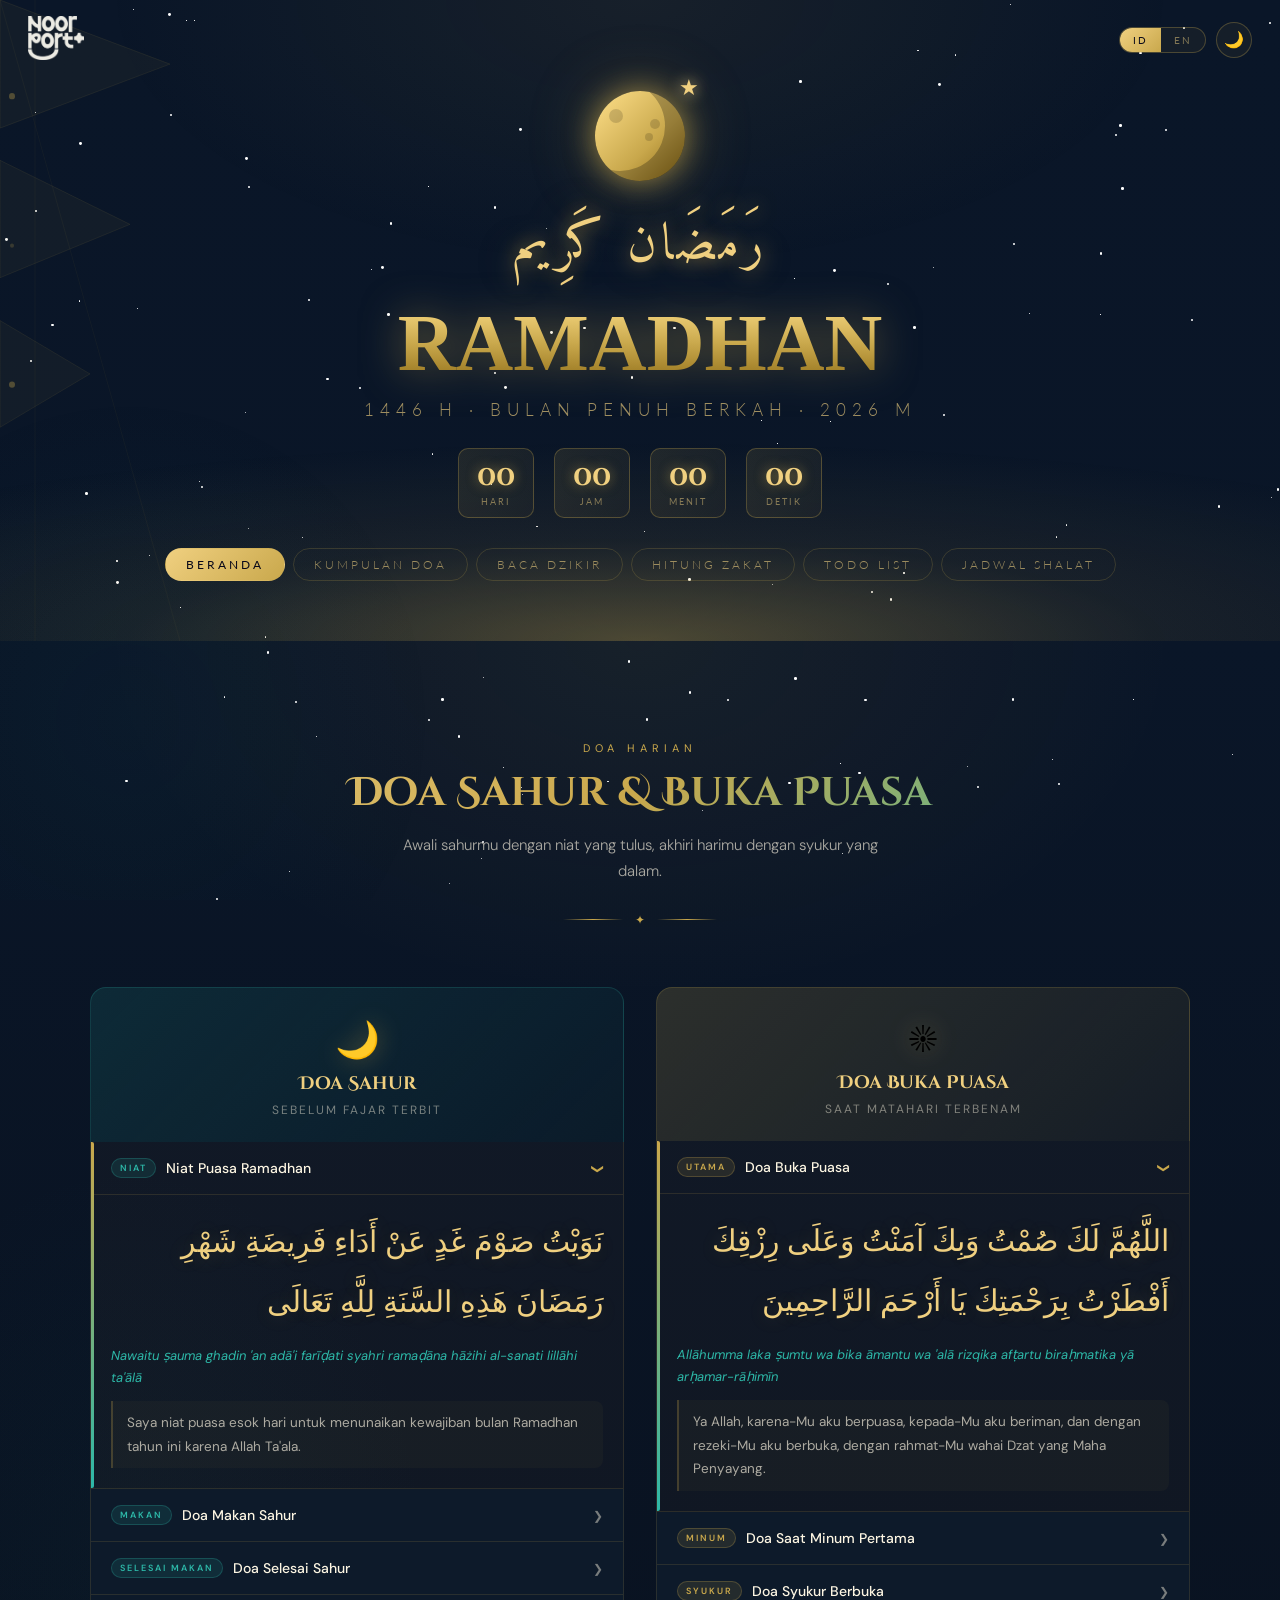
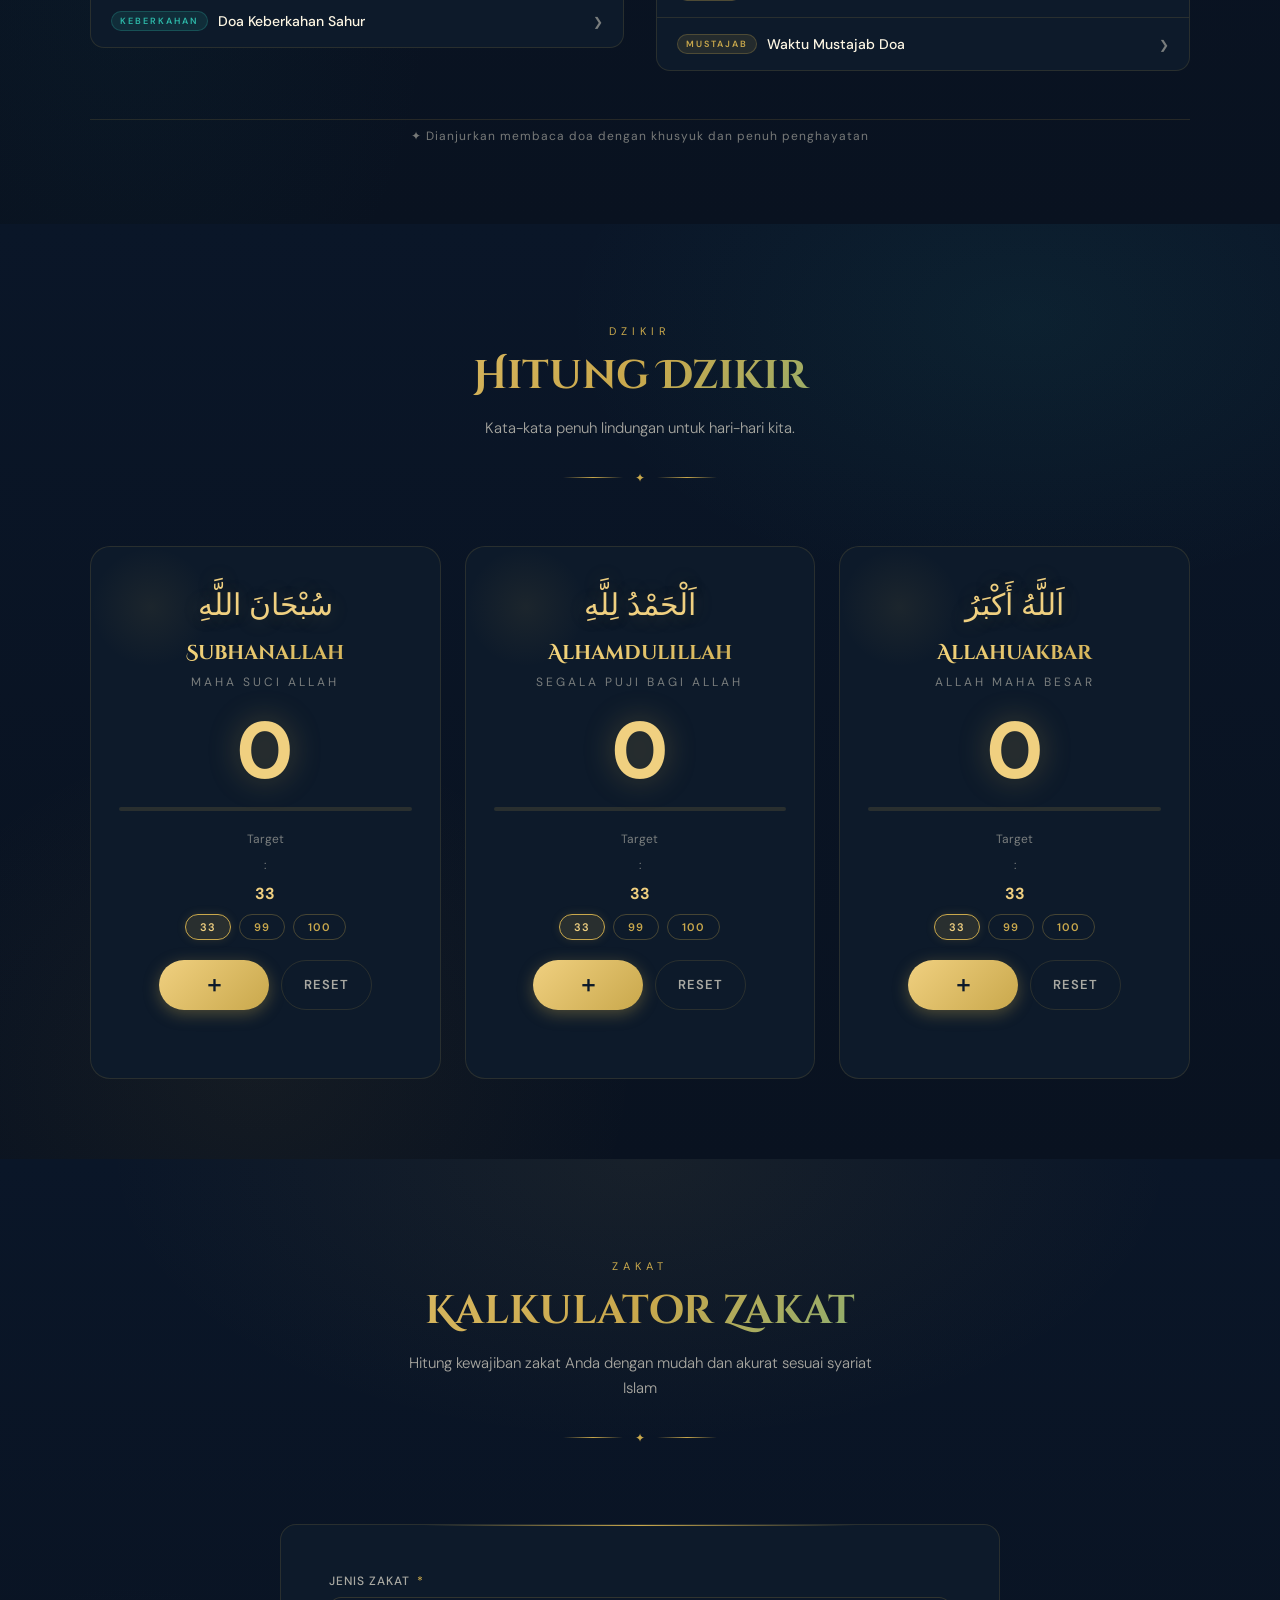
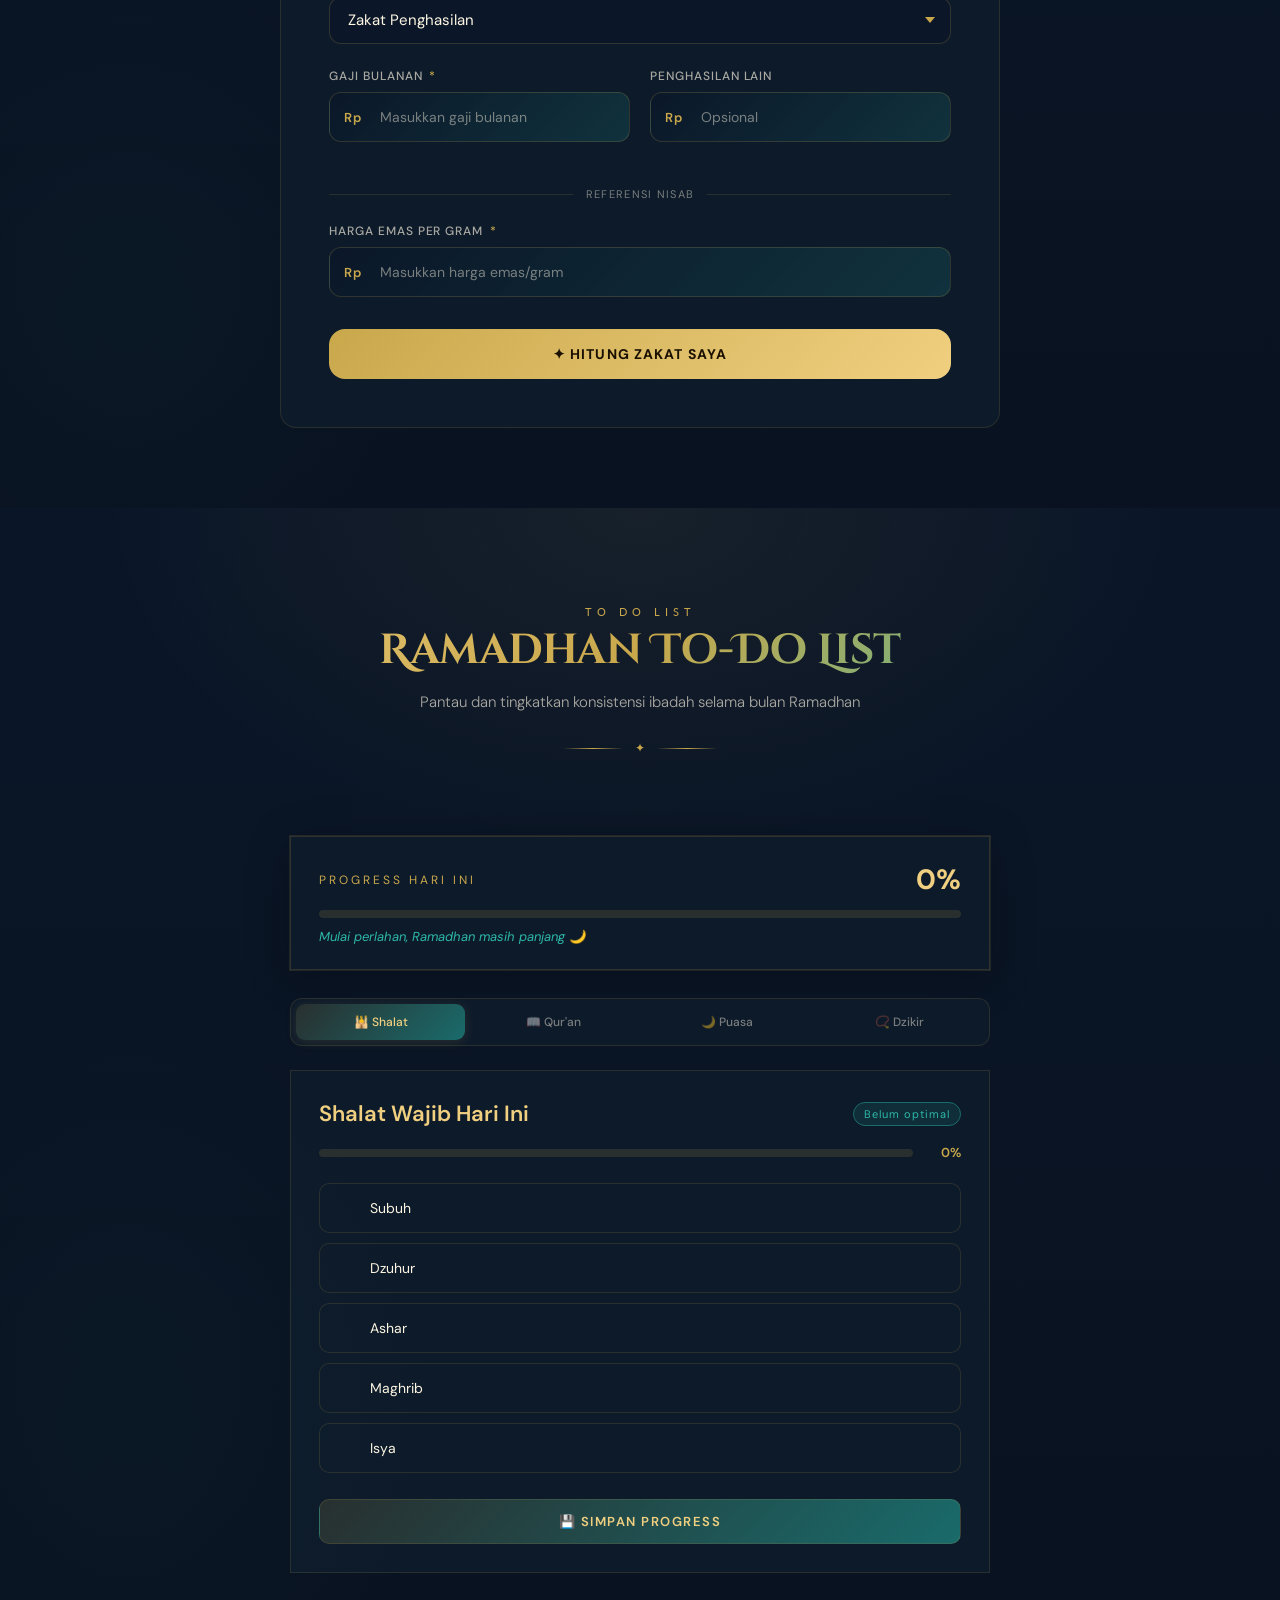
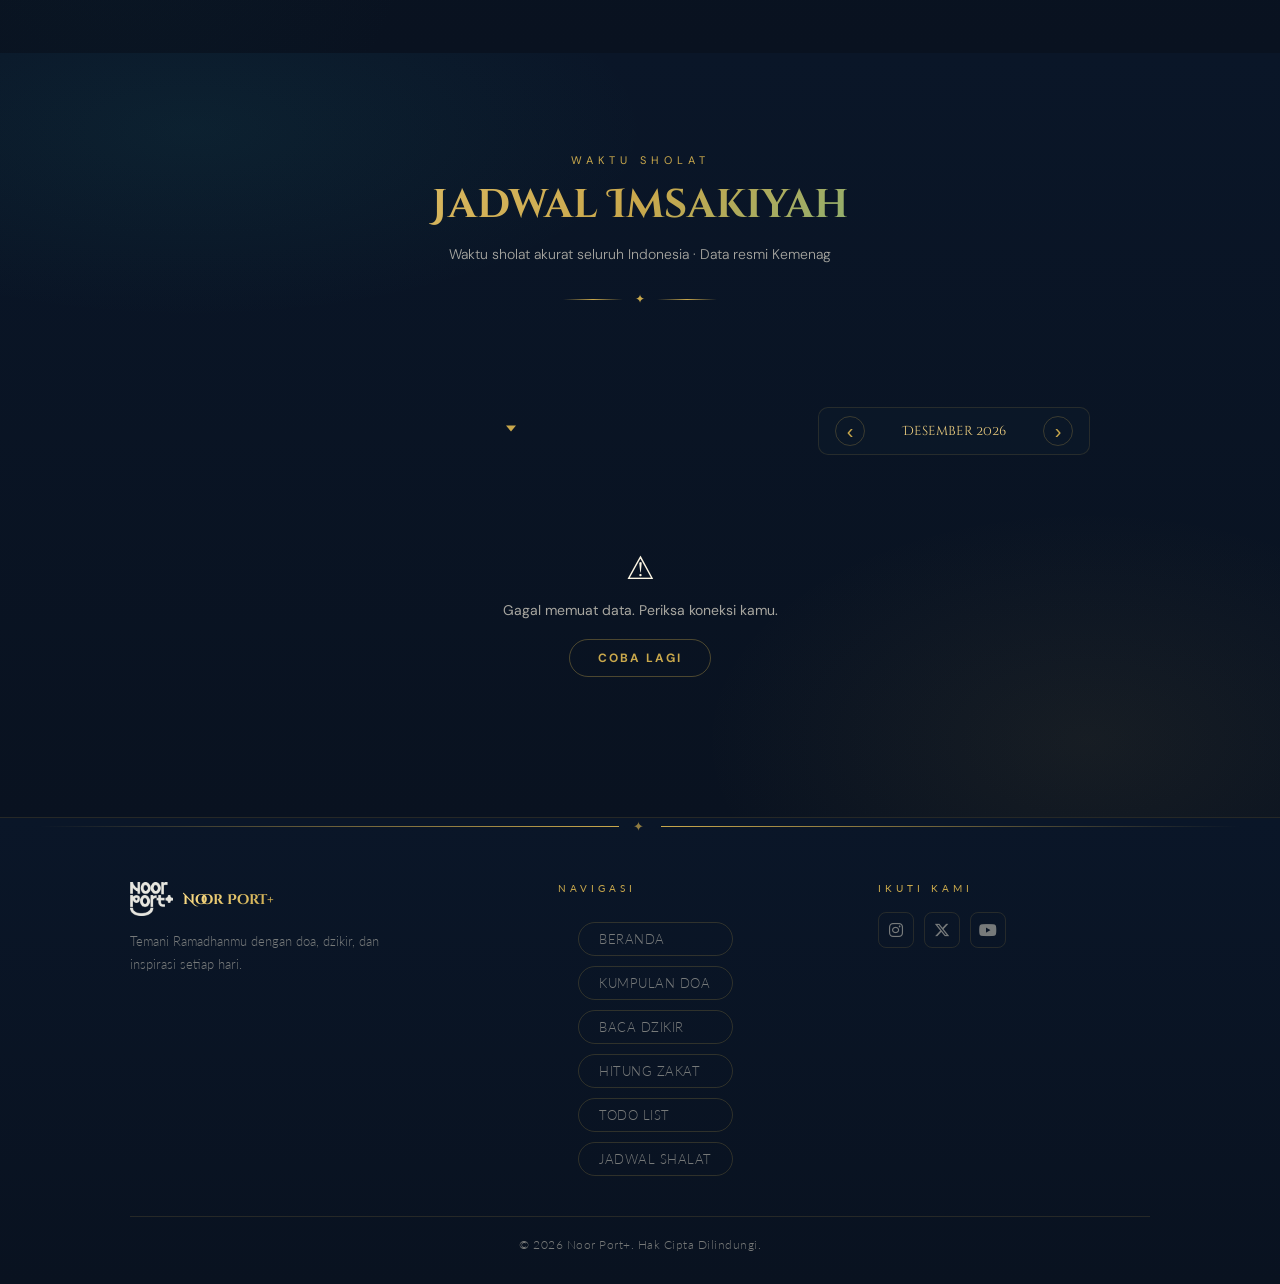
<file: index.html>
<!DOCTYPE html>
<html lang="id" data-theme="dark" data-lang="id">
<head>
    <meta charset="UTF-8">
    <meta name="viewport" content="width=device-width, initial-scale=1.0">
    <title>Noor Port+ | Your Portal Ramadhan</title>

    <!-- Favicon -->
    <link rel="shortcut icon" href="/assets/noor_port_logo_green.png">

    <!-- Google Fonts -->
    <link
        href="https://fonts.googleapis.com/css2?family=Amiri:ital,wght@0,400;0,700;1,400&family=Cinzel+Decorative:wght@700&family=Lato:wght@300;400&display=swap"
        rel="stylesheet">
    <link rel="preconnect" href="https://fonts.googleapis.com">
    <link rel="preconnect" href="https://fonts.gstatic.com" crossorigin>
    <link
        href="https://fonts.googleapis.com/css2?family=DM+Sans:ital,opsz,wght@0,9..40,100..1000;1,9..40,100..1000&display=swap"
        rel="stylesheet">

    <!-- Font Awesome -->
    <link rel="stylesheet" href="https://cdnjs.cloudflare.com/ajax/libs/font-awesome/6.5.1/css/all.min.css"
        crossorigin="anonymous" referrerpolicy="no-referrer" />

    <!-- Global CSS -->
    <!-- <link rel="stylesheet" href="/main/style.css"> -->
    <link rel="stylesheet" href="style.css">
    <link rel="stylesheet" href="1st_mission/kumpulan_doa.css">
    <link rel="stylesheet" href="2nd_mission/hitung_dzikir.css">
    <link rel="stylesheet" href="3rd_mission/kalkulator_zakat.css">
    <link rel="stylesheet" href="4rd_mission/todo-list.css">
    <link rel="stylesheet" href="5th_mission/jadwal_imsakiyah.css">
</head>

<body>
    <div class="stars-layer" id="starsLayer"></div>
    <header>
        <div id="particles"></div>
        <div class="horizon"></div>

        <!-- Top Bar -->
        <div class="top-bar">
            <div class="logo-wrap">
                <img id="logoImg" src="assets/noor_port_logo.png" alt="Noor Port+">
            </div>

            <div class="controls">
                <div class="lang-toggle">
                    <button class="lang-btn active" data-lang="id" onclick="setLang('id')">ID</button>
                    <button class="lang-btn" data-lang="en" onclick="setLang('en')">EN</button>
                </div>
                <button class="theme-btn" id="themeBtn" onclick="toggleTheme()">🌙</button>
            </div>
        </div>

        <!-- Geometric Ornament -->
        <div class="geo geo-left">
            <svg viewBox="0 0 180 600" preserveAspectRatio="none">
                <path d="M0 0 L170 60 L0 120 Z" />
                <path d="M0 150 L130 210 L0 260 Z" />
                <path d="M0 300 L90 350 L0 400 Z" />
                <line x1="0" y1="0" x2="180" y2="600" />
                <line x1="35" y1="0" x2="35" y2="600" />
                <circle cx="12" cy="90" r="3" />
                <circle cx="12" cy="230" r="2" />
                <circle cx="12" cy="360" r="3" />
            </svg>
        </div>
        <div class="geo geo-right"></div>

        <!-- Title Section -->
        <div class="moon-wrap">
            <div class="moon">
                <div class="moon-outer">
                    <div class="moon-crater c1"></div>
                    <div class="moon-crater c2"></div>
                    <div class="moon-crater c3"></div>
                </div>
                <span class="moon-star">★</span>
            </div>
        </div>

        <div class="arabic-text">رَمَضَان كَرِيم</div>
        <div class="main-title">RAMADHAN</div>
        <div class="subtitle" id="headerSubtitle">
            1446 H · Bulan Penuh Berkah · 2026 M
        </div>

        <!-- Countdown -->
        <!-- Ini countdown menuju lebaran -->
        <div class="countdown">
            <div class="cd-box">
                <div class="cd-num" id="cdDays">00</div>
                <div class="cd-label" id="lblDays">Hari</div>
            </div>
            <div class="cd-box">
                <div class="cd-num" id="cdHours">00</div>
                <div class="cd-label" id="lblHours">Jam</div>
            </div>
            <div class="cd-box">
                <div class="cd-num" id="cdMins">00</div>
                <div class="cd-label" id="lblMins">Menit</div>
            </div>
            <div class="cd-box">
                <div class="cd-num" id="cdSecs">00</div>
                <div class="cd-label" id="lblSecs">Detik</div>
            </div>
        </div>

        <nav id="mainNav">
            <a href="#" class="active" data-id="home">Beranda</a>
            <a href="#doaRamadhan" data-id="prayer">Kumpulan Doa</a>
            <a href="#zikirSection" data-id="dzikr">Baca Dzikir</a>
            <a href="#zakat-calculator" data-id="zakat">Hitung Zakat</a>
            <a href="#ramadhanChecker" data-id="todolist">Todo List</a>
            <a href="#imsakiyahSection" data-id="imsakiyah">Jadwal Shalat</a>
        </nav>
    </header>

    <!-- Components -->
    <main>
        <section id="doa-component"></section>
        <section id="zikir-component"></section>
        <section id="zakat-component"></section>
        <section id="todo-component"></section>
        <section id="imsakiyah-component"></section>
    </main>

    <!-- Footer -->
    <footer class="site-footer">
        <div class="np-ornament">
            <div class="np-line"></div>
            <span class="np-orn-star">✦</span>
            <div class="np-line"></div>
        </div>

        <div class="footer-inner">
            <!-- Brand -->
            <div class="footer-brand">
                <div class="footer-logo-wrap">
                    <img src="assets/noor_port_logo.png" alt="Noor Port+" class="footer-logo">
                    <span class="footer-logo-name">Noor Port+</span>
                </div>
                <p class="footer-tagline" id="footerTagline">
                    Temani Ramadhanmu dengan doa, dzikir, dan inspirasi setiap hari.
                </p>
            </div>

            <!-- Navigation -->
            <div class="footer-nav-col">
                <h4 class="footer-col-title" id="footerNavTitle">Navigasi</h4>
                <nav class="footer-nav">
                    <a href="#" id="fnHome">Beranda</a>
                    <a href="#doaRamadhan" id="fnPrayer">Kumpulan Doa</a>
                    <a href="#zikirSection" id="fnDzikr">Baca Dzikir</a>
                    <a href="#zakat-calculator" id="fnZakat">Hitung Zakat</a>
                    <a href="#ramadhanChecker" id="fnTodolist">Todo List</a>
                    <a href="#imsakiyahSection" id="fnImsakiyah">Jadwal Shalat</a>
                </nav>
            </div>

            <!-- Social -->
            <div class="footer-controls-col">
                <h4 class="footer-col-title" id="footerFollowTitle">Ikuti Kami</h4>

                <div class="footer-socials">
                    <a href="#" class="footer-social-btn"><i class="fa-brands fa-instagram"></i></a>
                    <a href="#" class="footer-social-btn"><i class="fa-brands fa-x-twitter"></i></a>
                    <a href="#" class="footer-social-btn"><i class="fa-brands fa-youtube"></i></a>
                </div>
            </div>
        </div>

        <div class="footer-bottom">
            <div class="footer-bottom-line"></div>
            <p class="footer-copy" id="footerCopy">
                © 2026 Noor Port+. Hak Cipta Dilindungi.
            </p>
        </div>
    </footer>
    <!-- End Footer -->

    <!-- Global Script -->
    <script src="script.js"></script>
    <script src="2nd_mission/hitung_dzikir.js"></script>
    <script src="3rd_mission/kalkulator_zakat.js"></script>
    <script src="4rd_mission/todo-list.js"></script>
    <script src="5th_mission/jadwal_imsakiyah.js"></script>

    <!-- Load Components -->
    <script>
        // Tunggu semua komponen selesai diload, baru handle hash dari URL
        // (misal user buka langsung noorport.com/#zikirSection)
        async function loadComponent(id, file, callback) {
            const res = await fetch(file);
            const html = await res.text();
            document.getElementById(id).innerHTML = html;
            if (callback) callback();
        }

        // Semua loadComponent dijalankan paralel,
        // Promise.all nunggu semuanya selesai baru scroll ke hash
        Promise.all([
            loadComponent("doa-component", "1st_mission/components/kumpulan_doa.html", () => rebuildCards()),
            loadComponent("zikir-component", "2nd_mission/components/hitung_dzikir.html", () => initZikirSection()),
            loadComponent("zakat-component", "3rd_mission/components/kalkulator_zakat.html"),
            loadComponent("todo-component", "4rd_mission/component/todo-list.html", () => initRamadhanTodo()),
            loadComponent("imsakiyah-component", "5th_mission/component/jadwal_imsakiyah.html", () => {
                initImsakiyah();
            }),
        ]).then(() => {

            // Kalau URL punya hash (misal #zikirSection), scroll ke sana sekarang
            // Karena semua komponen udah di-inject, elemen-nya pasti sudah ada di DOM
            if (window.location.hash) {
                const target = document.querySelector(window.location.hash);
                if (target) {
                    setTimeout(() => target.scrollIntoView({ behavior: 'smooth' }), 100);
                }
            }
            // Active state nav — highlight link yang sesuai hash saat ini
            highlightNav();
        });

        // Update active class di nav waktu user scroll
        // IntersectionObserver lebih efisien dari scroll event listener
        function highlightNav() {
            const sections = {
                'doaRamadhan': 'prayer',
                'zikirSection': 'dzikr',
                'zakatCalculator': 'zakat',
                'ramadhanChecker': 'todolist',
                'imsakiyahSection': 'imsakiyah',
            };

            const observer = new IntersectionObserver((entries) => {
                entries.forEach(entry => {
                    if (entry.isIntersecting) {
                        const dataId = sections[entry.target.id];
                        document.querySelectorAll('#mainNav a').forEach(a => {
                            a.classList.toggle('active', a.dataset.id === dataId);
                        });
                    }
                });
            }, { threshold: 0.3 }); // section dianggap "aktif" kalau 30% sudah keliatan

            Object.keys(sections).forEach(id => {
                const el = document.getElementById(id);
                if (el) observer.observe(el);
            });
        }
    </script>
</body>
</html>
</file>
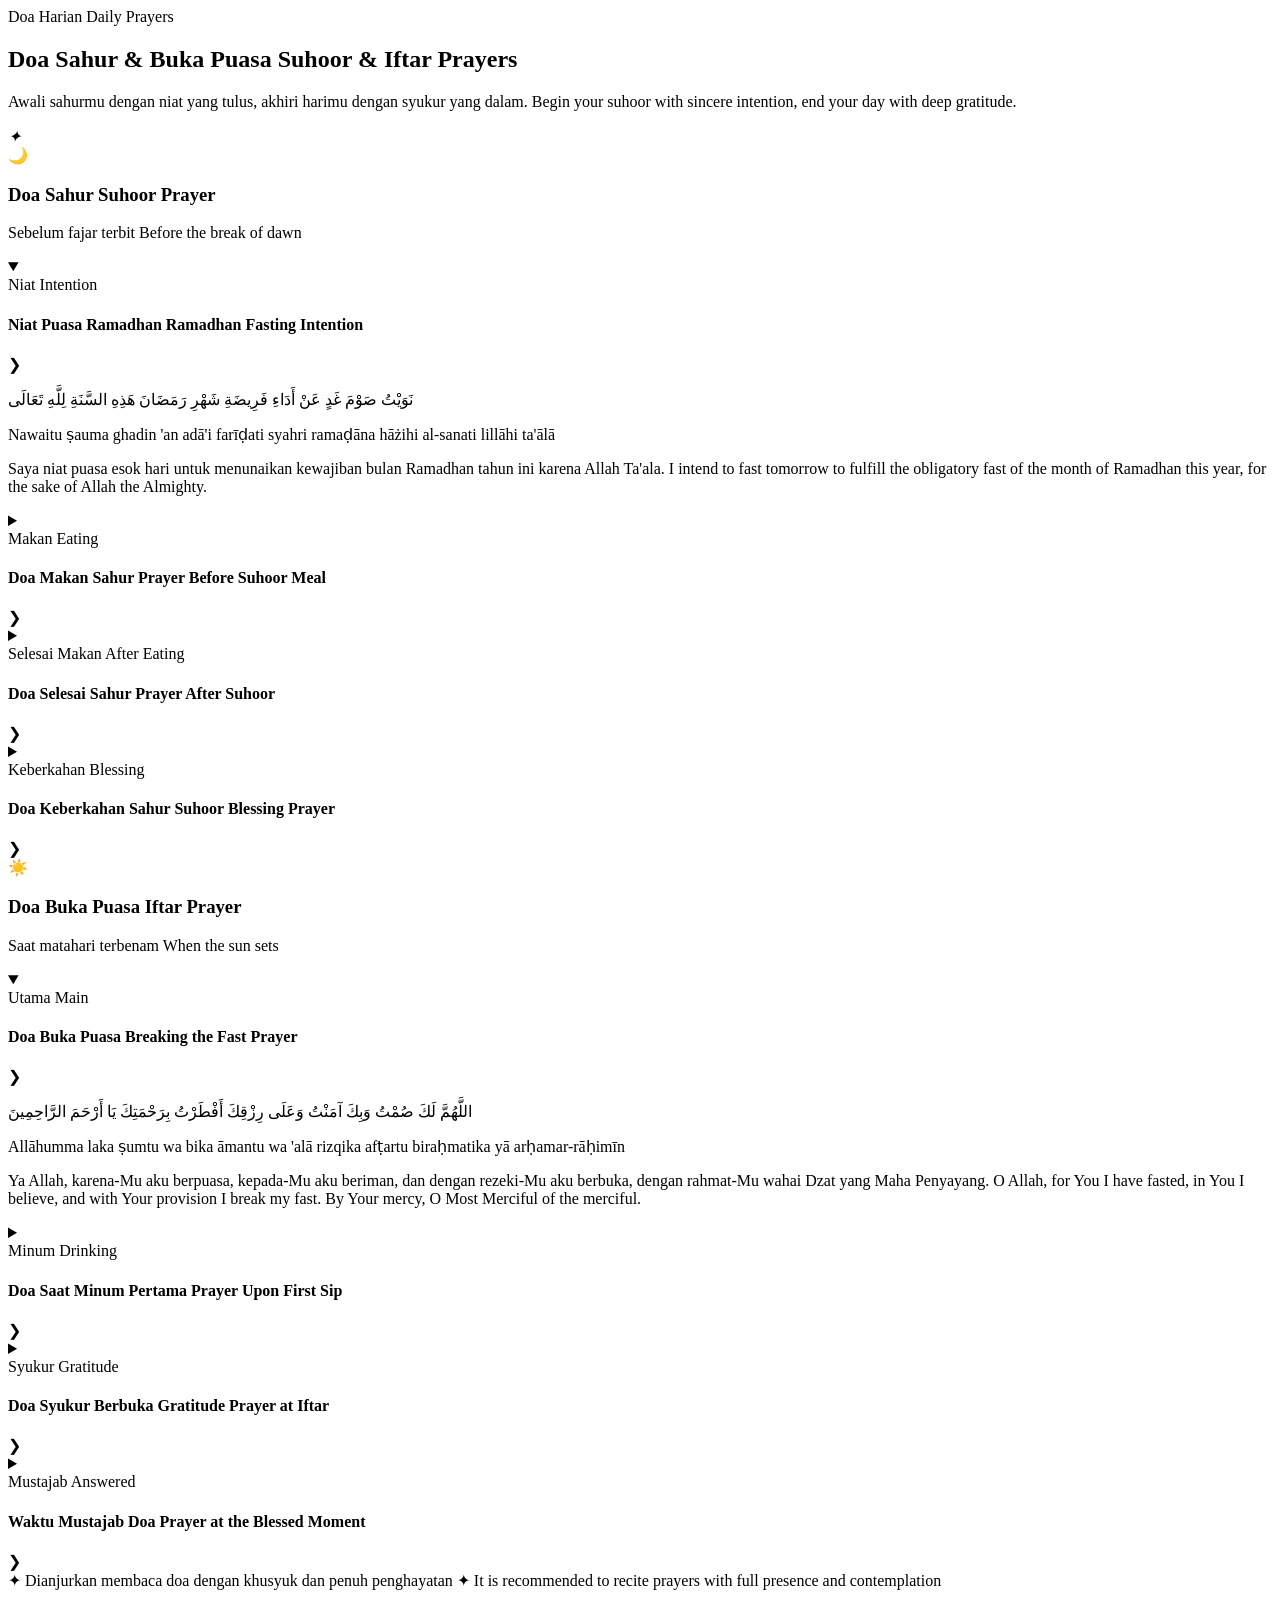
<file: 1st_mission/components/kumpulan_doa.html>
<!-- DOA RAMADHAN — doa-ramadhan.html
     Komponen section doa sahur & buka puasa.
     
     CATATAN TEKNIS:
     - Zero JS di file ini. Semua interaksi pakai CSS murni.
     - Bilingual ditangani lewat selector [data-lang="id/en"] di CSS,
       yang nge-target atribut data-lang di <html> yang diset global.js.
     - Expand/collapse kartu doa pakai element <details> native HTML —
       ga butuh JS, browser handle sendiri.  -->

<section class="doa-section" id="doaRamadhan">

<!-- Header -->
  <div class="doa-section-header">

    <div class="doa-eyebrow">
      <span class="lang-id">Doa Harian</span>
      <span class="lang-en">Daily Prayers</span>
    </div>

    <h2 class="doa-section-title">
      <span class="lang-id">Doa Sahur &amp; Buka Puasa</span>
      <span class="lang-en">Suhoor &amp; Iftar Prayers</span>
    </h2>

    <p class="doa-section-subtitle">
      <span class="lang-id">Awali sahurmu dengan niat yang tulus, akhiri harimu dengan syukur yang dalam.</span>
      <span class="lang-en">Begin your suhoor with sincere intention, end your day with deep gratitude.</span>
    </p>

    <div class="doa-ornament">
      <span></span><i>✦</i><span></span>
    </div>

  </div>

  <!-- Grid dua kolom Sahur & Buka -->
  <div class="doa-grid">

    <!-- Column Sahur -->
    <div class="doa-column">

      <div class="doa-column-header sahur">
        <div class="doa-column-icon">🌙</div>
        <h3>
          <span class="lang-id">Doa Sahur</span>
          <span class="lang-en">Suhoor Prayer</span>
        </h3>
        <p>
          <span class="lang-id">Sebelum fajar terbit</span>
          <span class="lang-en">Before the break of dawn</span>
        </p>
      </div>

      <!-- Doa Niat Puasa -->
      <details class="doa-card" open>
        <summary class="doa-card-summary">
          <div class="doa-card-meta">
            <span class="doa-tag sahur-tag">
              <span class="lang-id">Niat</span>
              <span class="lang-en">Intention</span>
            </span>
            <h4>
              <span class="lang-id">Niat Puasa Ramadhan</span>
              <span class="lang-en">Ramadhan Fasting Intention</span>
            </h4>
          </div>
          <span class="doa-chevron">❯</span>
        </summary>

        <div class="doa-card-body">
          <p class="doa-arabic">نَوَيْتُ صَوْمَ غَدٍ عَنْ أَدَاءِ فَرِيضَةِ شَهْرِ رَمَضَانَ هَذِهِ السَّنَةِ لِلَّهِ تَعَالَى</p>
          <p class="doa-latin">Nawaitu ṣauma ghadin 'an adā'i farīḍati syahri ramaḍāna hāżihi al-sanati lillāhi ta'ālā</p>
          <p class="doa-translation">
            <span class="lang-id">Saya niat puasa esok hari untuk menunaikan kewajiban bulan Ramadhan tahun ini karena Allah Ta'ala.</span>
            <span class="lang-en">I intend to fast tomorrow to fulfill the obligatory fast of the month of Ramadhan this year, for the sake of Allah the Almighty.</span>
          </p>
        </div>
      </details>

      <!-- Doa Makan Sahur -->
      <details class="doa-card">
        <summary class="doa-card-summary">
          <div class="doa-card-meta">
            <span class="doa-tag sahur-tag">
              <span class="lang-id">Makan</span>
              <span class="lang-en">Eating</span>
            </span>
            <h4>
              <span class="lang-id">Doa Makan Sahur</span>
              <span class="lang-en">Prayer Before Suhoor Meal</span>
            </h4>
          </div>
          <span class="doa-chevron">❯</span>
        </summary>

        <div class="doa-card-body">
          <p class="doa-arabic">بِسْمِ اللَّهِ وَعَلَى بَرَكَةِ اللَّهِ</p>
          <p class="doa-latin">Bismillāhi wa 'alā barakātillāh</p>
          <p class="doa-translation">
            <span class="lang-id">Dengan menyebut nama Allah dan atas berkah Allah.</span>
            <span class="lang-en">In the name of Allah and with the blessings of Allah.</span>
          </p>
        </div>
      </details>

      <!-- Doa Setelah Makan -->
      <details class="doa-card">
        <summary class="doa-card-summary">
          <div class="doa-card-meta">
            <span class="doa-tag sahur-tag">
              <span class="lang-id">Selesai Makan</span>
              <span class="lang-en">After Eating</span>
            </span>
            <h4>
              <span class="lang-id">Doa Selesai Sahur</span>
              <span class="lang-en">Prayer After Suhoor</span>
            </h4>
          </div>
          <span class="doa-chevron">❯</span>
        </summary>

        <div class="doa-card-body">
          <p class="doa-arabic">الْحَمْدُ لِلَّهِ الَّذِي أَطْعَمَنَا وَسَقَانَا وَجَعَلَنَا مُسْلِمِينَ</p>
          <p class="doa-latin">Alḥamdulillāhil-lażī aṭ'amanā wa saqānā wa ja'alanā muslimīn</p>
          <p class="doa-translation">
            <span class="lang-id">Segala puji bagi Allah yang telah memberi kami makan, memberi kami minum, dan menjadikan kami orang-orang muslim.</span>
            <span class="lang-en">All praise be to Allah who has fed us, given us drink, and made us Muslims.</span>
          </p>
        </div>
      </details>

      <!-- Doa Keutamaan Sahur -->
      <details class="doa-card">
        <summary class="doa-card-summary">
          <div class="doa-card-meta">
            <span class="doa-tag sahur-tag">
              <span class="lang-id">Keberkahan</span>
              <span class="lang-en">Blessing</span>
            </span>
            <h4>
              <span class="lang-id">Doa Keberkahan Sahur</span>
              <span class="lang-en">Suhoor Blessing Prayer</span>
            </h4>
          </div>
          <span class="doa-chevron">❯</span>
        </summary>

        <div class="doa-card-body">
          <p class="doa-arabic">اللَّهُمَّ بَارِكْ لَنَا فِيمَا رَزَقْتَنَا وَقِنَا عَذَابَ النَّارِ</p>
          <p class="doa-latin">Allāhumma bārik lanā fīmā razaqtanā wa qinā 'ażāban-nār</p>
          <p class="doa-translation">
            <span class="lang-id">Ya Allah, berkahilah kami pada rezeki yang Engkau karuniakan kepada kami dan jauhkan kami dari siksa api neraka.</span>
            <span class="lang-en">O Allah, bless us in what You have provided us, and protect us from the punishment of hellfire.</span>
          </p>
        </div>
      </details>

    </div>
    <!-- end kolom sahur -->

    <!-- Column Buka Puasa -->
    <div class="doa-column">

      <div class="doa-column-header iftar">
        <div class="doa-column-icon">☀️</div>
        <h3>
          <span class="lang-id">Doa Buka Puasa</span>
          <span class="lang-en">Iftar Prayer</span>
        </h3>
        <p>
          <span class="lang-id">Saat matahari terbenam</span>
          <span class="lang-en">When the sun sets</span>
        </p>
      </div>

      <!-- Doa Buka Puasa Utama -->
      <details class="doa-card" open>
        <summary class="doa-card-summary">
          <div class="doa-card-meta">
            <span class="doa-tag iftar-tag">
              <span class="lang-id">Utama</span>
              <span class="lang-en">Main</span>
            </span>
            <h4>
              <span class="lang-id">Doa Buka Puasa</span>
              <span class="lang-en">Breaking the Fast Prayer</span>
            </h4>
          </div>
          <span class="doa-chevron">❯</span>
        </summary>

        <div class="doa-card-body">
          <p class="doa-arabic">اللَّهُمَّ لَكَ صُمْتُ وَبِكَ آمَنْتُ وَعَلَى رِزْقِكَ أَفْطَرْتُ بِرَحْمَتِكَ يَا أَرْحَمَ الرَّاحِمِينَ</p>
          <p class="doa-latin">Allāhumma laka ṣumtu wa bika āmantu wa 'alā rizqika afṭartu biraḥmatika yā arḥamar-rāḥimīn</p>
          <p class="doa-translation">
            <span class="lang-id">Ya Allah, karena-Mu aku berpuasa, kepada-Mu aku beriman, dan dengan rezeki-Mu aku berbuka, dengan rahmat-Mu wahai Dzat yang Maha Penyayang.</span>
            <span class="lang-en">O Allah, for You I have fasted, in You I believe, and with Your provision I break my fast. By Your mercy, O Most Merciful of the merciful.</span>
          </p>
        </div>
      </details>

      <!-- Doa Ketika Minum Pertama -->
      <details class="doa-card">
        <summary class="doa-card-summary">
          <div class="doa-card-meta">
            <span class="doa-tag iftar-tag">
              <span class="lang-id">Minum</span>
              <span class="lang-en">Drinking</span>
            </span>
            <h4>
              <span class="lang-id">Doa Saat Minum Pertama</span>
              <span class="lang-en">Prayer Upon First Sip</span>
            </h4>
          </div>
          <span class="doa-chevron">❯</span>
        </summary>

        <div class="doa-card-body">
          <p class="doa-arabic">ذَهَبَ الظَّمَأُ وَابْتَلَّتِ الْعُرُوقُ وَثَبَتَ الْأَجْرُ إِنْ شَاءَ اللَّهُ</p>
          <p class="doa-latin">Żahabaẓ-ẓama'u wabtallatil-'urūqu wa ṡabatal-ajru insyā'allāh</p>
          <p class="doa-translation">
            <span class="lang-id">Telah hilang rasa haus, urat-urat telah basah, dan pahala telah tetap, insya Allah.</span>
            <span class="lang-en">Thirst has gone, the veins are moistened, and the reward is secured, by the will of Allah.</span>
          </p>
        </div>
      </details>

      <!-- Doa Syukur Buka Puasa -->
      <details class="doa-card">
        <summary class="doa-card-summary">
          <div class="doa-card-meta">
            <span class="doa-tag iftar-tag">
              <span class="lang-id">Syukur</span>
              <span class="lang-en">Gratitude</span>
            </span>
            <h4>
              <span class="lang-id">Doa Syukur Berbuka</span>
              <span class="lang-en">Gratitude Prayer at Iftar</span>
            </h4>
          </div>
          <span class="doa-chevron">❯</span>
        </summary>

        <div class="doa-card-body">
          <p class="doa-arabic">اللَّهُمَّ إِنِّي أَسْأَلُكَ بِرَحْمَتِكَ الَّتِي وَسِعَتْ كُلَّ شَيْءٍ أَنْ تَغْفِرَ لِي</p>
          <p class="doa-latin">Allāhumma innī as'aluka biraḥmatikal-latī wasi'at kulla syai'in an taghfira lī</p>
          <p class="doa-translation">
            <span class="lang-id">Ya Allah, sesungguhnya aku memohon kepada-Mu dengan rahmat-Mu yang meliputi segala sesuatu, agar Engkau mengampuniku.</span>
            <span class="lang-en">O Allah, I ask You by Your mercy which encompasses all things, to forgive me.</span>
          </p>
        </div>
      </details>

      <!-- Doa Mustajab Saat Buka -->
      <details class="doa-card">
        <summary class="doa-card-summary">
          <div class="doa-card-meta">
            <span class="doa-tag iftar-tag">
              <span class="lang-id">Mustajab</span>
              <span class="lang-en">Answered</span>
            </span>
            <h4>
              <span class="lang-id">Waktu Mustajab Doa</span>
              <span class="lang-en">Prayer at the Blessed Moment</span>
            </h4>
          </div>
          <span class="doa-chevron">❯</span>
        </summary>

        <div class="doa-card-body">
          <p class="doa-arabic">رَبَّنَا آتِنَا فِي الدُّنْيَا حَسَنَةً وَفِي الْآخِرَةِ حَسَنَةً وَقِنَا عَذَابَ النَّارِ</p>
          <p class="doa-latin">Rabbanā ātinā fid-dunyā ḥasanatan wa fil-ākhirati ḥasanatan wa qinā 'ażāban-nār</p>
          <p class="doa-translation">
            <span class="lang-id">Ya Tuhan kami, berikanlah kami kebaikan di dunia dan kebaikan di akhirat, serta peliharalah kami dari azab neraka.</span>
            <span class="lang-en">Our Lord, grant us good in this world and good in the Hereafter, and protect us from the punishment of the Fire.</span>
          </p>
        </div>
      </details>

    </div>
    <!-- end kolom buka puasa -->

  </div>
  <!-- end doa-grid -->


  <!-- Notes -->
  <div class="doa-footer-note">
    <span class="lang-id">
      ✦ Dianjurkan membaca doa dengan khusyuk dan penuh penghayatan
    </span>
    <span class="lang-en">
      ✦ It is recommended to recite prayers with full presence and contemplation
    </span>
  </div>

</section>
</file>
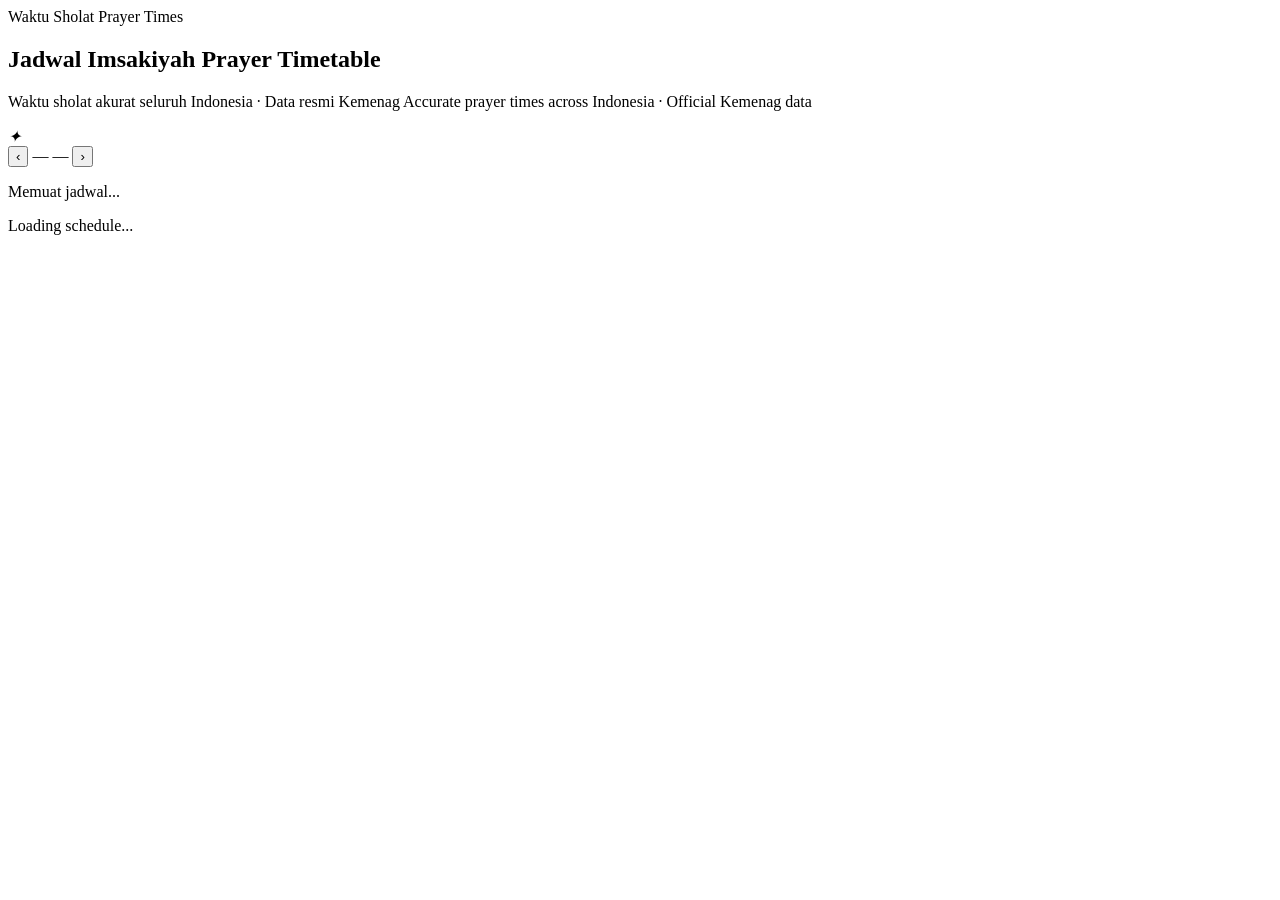
<file: 5th_mission/component/jadwal_imsakiyah.html>
<!-- JADWAL IMSAKIYAH — jadwal_imsakiyah.html

     Komponen jadwal waktu sholat bulanan.
     Data diambil real-time dari api.myquran.com/v2/sholat.

     Dua endpoint yang dipakai:
       /sholat/kota/semua              → populate dropdown kota
       /sholat/jadwal/{id}/{y}/{m}     → data jadwal bulanan

     Bilingual: .lang-id / .lang-en dikontrol CSS dari data-lang di <html>
     yang diset global.js. Teks dinamis (nama bulan, badge hari ini)
     diupdate JS lewat MutationObserver + window.languageListeners. -->

<section class="imsak-section" id="imsakiyahSection">

  <!-- Header section -->
  <header class="imsak-header">
    <div class="imsak-eyebrow">
      <span class="lang-id">Waktu Sholat</span>
      <span class="lang-en">Prayer Times</span>
    </div>
    <h2 class="imsak-title">
      <span class="lang-id">Jadwal Imsakiyah</span>
      <span class="lang-en">Prayer Timetable</span>
    </h2>
    <p class="imsak-subtitle">
      <span class="lang-id">Waktu sholat akurat seluruh Indonesia · Data resmi Kemenag</span>
      <span class="lang-en">Accurate prayer times across Indonesia · Official Kemenag data</span>
    </p>
    <div class="imsak-ornament"><span></span><i>✦</i><span></span></div>
  </header>

  <!-- Baris kontrol: pilih kota + navigasi bulan -->
  <div class="imsak-controls">

    <!-- Dropdown kota — di-populate JS dari /kota/semua -->
    <div class="imsak-city-wrap">
      <div class="imsak-city-skeleton" id="citySkeleton"></div>
      <select class="imsak-kota-select" id="kotaSelect" style="display:none"></select>
    </div>

    <!-- Navigator bulan prev/next -->
    <div class="imsak-month-nav">
      <button class="imsak-month-btn" id="btnPrevMonth" aria-label="Bulan sebelumnya">&#8249;</button>
      <span class="imsak-month-label">
        <span id="monthName">—</span> <span id="monthYear">—</span>
      </span>
      <button class="imsak-month-btn" id="btnNextMonth" aria-label="Bulan berikutnya">&#8250;</button>
    </div>

  </div>

  <!-- Kartu hari ini — hero visual dengan 6 pill waktu sholat -->
  <!-- Hanya muncul kalau bulan yang ditampilkan = bulan sekarang -->
  <div class="imsak-today-card" id="todayCard" style="display:none">

    <div class="imsak-today-meta">
      <div class="imsak-today-badge">
        <span class="lang-id">Hari Ini</span>
        <span class="lang-en">Today</span>
      </div>
      <div class="imsak-today-date" id="todayDate">—</div>
      <div class="imsak-today-city" id="todayCity">—</div>
    </div>

    <!-- 6 kartu waktu sholat — pill yang aktif otomatis di-highlight JS -->
    <div class="imsak-times-grid" id="timesGrid">
      <!-- diisi JS -->
    </div>

  </div>

  <!-- Loading state -->
  <div class="imsak-loading" id="loadingState">
    <div class="imsak-spinner"></div>
    <p class="lang-id">Memuat jadwal...</p>
    <p class="lang-en">Loading schedule...</p>
  </div>

  <!-- Error state -->
  <div class="imsak-error" id="errorState" style="display:none">
    <span class="imsak-error-icon">⚠</span>
    <p class="lang-id">Gagal memuat data. Periksa koneksi kamu.</p>
    <p class="lang-en">Failed to load. Check your connection.</p>
    <button class="imsak-retry-btn" id="retryBtn">
      <span class="lang-id">Coba Lagi</span>
      <span class="lang-en">Retry</span>
    </button>
  </div>

  <!-- Tabel jadwal bulanan -->
  <div class="imsak-table-wrap" id="tableWrap" style="display:none">
    <table class="imsak-table">
      <thead>
        <tr>
          <th><span class="lang-id">Tanggal</span><span class="lang-en">Date</span></th>
          <th>Imsak</th>
          <th><span class="lang-id">Subuh</span><span class="lang-en">Fajr</span></th>
          <th><span class="lang-id">Dzuhur</span><span class="lang-en">Dhuhr</span></th>
          <th><span class="lang-id">Ashar</span><span class="lang-en">Asr</span></th>
          <th><span class="lang-id">Maghrib</span><span class="lang-en">Maghrib</span></th>
          <th><span class="lang-id">Isya</span><span class="lang-en">Isha</span></th>
        </tr>
      </thead>
      <tbody id="jadwalBody">
      </tbody>
    </table>
  </div>

</section>
</file>
<file: style.css>
*,
*::before,
*::after {
    margin: 0;
    padding: 0;
    box-sizing: border-box;
}

/* ini buat custom dark mode nya */
:root {
    --gold: #C9A84C;
    --gold-light: #F0D080;
    --gold-glow: #FFE08A;
    --teal: #1A6B6B;
    --teal-light: #2DB8A8;

    /* token dark modenya */
    --bg-body: #0A0A1A;
    --bg-header: linear-gradient(180deg, #060612 0%, #0d0d2b 40%, #0a1628 100%);
    --bg-section: linear-gradient(180deg, #0a1628 0%, #091220 100%);
    --bg-card: #0d1a2a;
    --bg-modal: linear-gradient(135deg, #0d1a2a, #0a1220);
    --text-main: #FDF6E3;
    --text-muted: #fdf6e373;
    --text-muted2: #fdf6e3a6;
    --text-nav: #f0d08099;
    --border-card: #c9a84c26;
    --star-color: white;
}

/* Light mode — cuma ganti warna.
   UI design gak diubah sama sekali, cuma token warnanya */
[data-theme="light"] {
    --bg-body: #F5EDD8;
    --bg-header: linear-gradient(180deg, #2a1f0a 0%, #3d2d10 40%, #2e2210 100%);
    --bg-section: linear-gradient(180deg, #EDE3C8 0%, #E5D9B6 100%);
    --bg-card: #FDF6E3;
    --bg-modal: linear-gradient(135deg, #FDF6E3, #F5EDD8);
    --text-main: #1a1206;
    --text-muted: #1a120680;
    --text-muted2: #1a1206c0;
    --text-nav: #f0d080e6;
    --border-card: #c9a84c4d;
    --star-color: #c9a84c99;
    --logo-filter: invert(0) sepia(1) saturate(3) hue-rotate(5deg) brightness(.8);
}

/* Biar pas navbar di klik, dia ke scrollnya smooth */
html {
    scroll-behavior: smooth;
}

body {
    font-family: 'Lato', sans-serif;
    min-height: 100vh;
    transition: background .4s;
    background: var(--bg-section);
}

/* bintang */
.stars-layer {
    position: fixed;
     background:
    radial-gradient(ellipse 70% 50% at 50% 0%, rgba(201,168,76,.07) 0%, transparent 60%),
    radial-gradient(ellipse 40% 60% at 10% 80%, rgba(26,107,107,.06) 0%, transparent 60%) !important;
    position: fixed;
    inset: 0;
    pointer-events: none;
    z-index: 0;
    overflow: hidden;
    transition: opacity .4s;
    z-index: 2;
}

[data-theme="light"] .stars-layer {
    opacity: .25;
}

.star {
    position: absolute;
    border-radius: 50%;
    background: var(--star-color);
    animation: twinkle var(--dur) ease-in-out infinite var(--delay);
}

@keyframes twinkle {
    0%, 100% { opacity: var(--min-op); transform: scale(1); }
    50%       { opacity: 1; transform: scale(1.4); }
}

/* header */
header {
    position: relative;
    z-index: 10;
    width: 100%;
    overflow: hidden;
    padding-bottom: 60px;
    transition: background .4s;
}

.horizon {
    position: absolute;
    bottom: 0;
    left: 0;
    right: 0;
    height: 200px;
    background: radial-gradient(ellipse 80% 100% at 50% 100%,
            #c9a84c59 0%, #c9a84c14 50%, transparent 100%);
    pointer-events: none;
}

/* top bar */
.top-bar {
    position: relative;
    z-index: 20;
    display: flex;
    align-items: center;
    justify-content: space-between;
    padding: 16px 28px 0;
}

.logo-wrap img {
    height: 44px;
    width: auto;
    opacity: .92;
}

.logo-wrap img:hover { opacity: 1; }

[data-theme="light"] .logo-wrap img {
    filter: var(--logo-filter);
}

.controls {
    display: flex;
    align-items: center;
    gap: 10px;
}

/* toggle language */
.lang-toggle {
    display: flex;
    border: 1px solid #c9a84c4d;
    border-radius: 30px;
    overflow: hidden;
    background: #c9a84c0f;
}

.lang-btn {
    font-family: 'Lato', sans-serif;
    font-size: 10px;
    font-weight: 400;
    letter-spacing: 2px;
    text-transform: uppercase;
    color: #f0d08080;
    background: none;
    border: none;
    cursor: pointer;
    padding: 6px 13px;
    transition: color .25s, background .25s;
}

.lang-btn.active {
    background: linear-gradient(135deg, var(--gold-light), var(--gold));
    color: #0a0a1a;
}

/* theme button */
.theme-btn {
    width: 36px;
    height: 36px;
    border-radius: 50%;
    border: 1px solid #c9a84c4d;
    background: #c9a84c0f;
    cursor: pointer;
    display: flex;
    align-items: center;
    justify-content: center;
    color: var(--gold-light);
    font-size: 16px;
    transition: background .25s, border-color .25s, transform .2s;
}

.theme-btn:hover {
    background: #c9a84c26;
    border-color: #c9a84c99;
    transform: rotate(20deg);
}

/* Geometric */
.geo {
    position: absolute;
    top: 0;
    bottom: 0;
    width: 180px;
    pointer-events: none;
    z-index: 1;
}

.geo-left { left: 0; }
.geo-right { right: 0; transform: scaleX(-1); }

.geo-right svg { display: none; }

.geo svg { width: 100%; height: 100%; }

.geo path { fill: #c9a84c0d; stroke: #c9a84c26; stroke-width: 0.6; }
.geo line { stroke: #c9a84c14; stroke-width: 0.6; }
.geo circle { fill: #c9a84c59; }
.geo circle:nth-of-type(2) { opacity: 0.6; }

/* bulan */
.moon-wrap {
    position: relative;
    z-index: 5;
    display: flex;
    justify-content: center;
    margin-top: 28px;
}

.moon {
    position: relative;
    width: 90px;
    height: 90px;
}

.moon-outer {
    width: 90px;
    height: 90px;
    border-radius: 50%;
    background: linear-gradient(135deg,
            var(--gold-glow) 0%, var(--gold) 60%, #8B6914 100%);
    box-shadow:
        0 0 30px #c9a84cb3,
        0 0 70px #c9a84c4d,
        inset -20px -10px 0 #00000040;
    animation: moonFloat 5s ease-in-out infinite;
}

.moon-crater {
    position: absolute;
    border-radius: 50%;
    background: #00000026;
}

.c1 { width: 14px; height: 14px; top: 18px; left: 14px; }
.c2 { width: 8px; height: 8px; top: 42px; left: 50px; }
.c3 { width: 10px; height: 10px; top: 28px; left: 55px; }

.moon-star {
    position: absolute;
    top: -18px;
    right: -14px;
    font-size: 22px;
    color: var(--gold-light);
    filter: drop-shadow(0 0 8px var(--gold-glow));
    animation: moonFloat 5s ease-in-out infinite .8s;
}

@keyframes moonFloat {
    0%, 100% { transform: translateY(0); }
    50%       { transform: translateY(-8px); }
}

/* hero */
.arabic-text {
    text-align: center;
    position: relative;
    z-index: 5;
    margin-top: 20px;
    font-family: 'Amiri', serif;
    font-size: clamp(28px, 5vw, 52px);
    color: var(--gold-light);
    letter-spacing: 4px;
    text-shadow: 0 0 20px #c9a84ccc, 0 0 60px #c9a84c4d;
    animation: fadeSlide .9s ease both .2s;
}

.main-title {
    text-align: center;
    position: relative;
    z-index: 5;
    margin-top: 6px;
    font-family: 'Cinzel', serif;
    font-size: clamp(36px, 7vw, 80px);
    font-weight: 700;
    background: linear-gradient(180deg, var(--gold-glow) 0%, var(--gold) 50%, #8B6914 100%);
    -webkit-background-clip: text;
    -webkit-text-fill-color: transparent;
    background-clip: text;
    filter: drop-shadow(0 0 20px #c9a84c80);
    animation: fadeSlide .9s ease both .4s;
}

.subtitle {
    text-align: center;
    position: relative;
    z-index: 5;
    margin-top: 10px;
    font-family: 'Lato', sans-serif;
    font-weight: 300;
    font-size: clamp(13px, 2vw, 17px);
    letter-spacing: 6px;
    text-transform: uppercase;
    color: #f0d080a6;
    animation: fadeSlide .9s ease both .6s;
}

@keyframes fadeSlide {
    from { opacity: 0; transform: translateY(18px); }
    to   { opacity: 1; transform: translateY(0); }
}

/* Divider */
.divider {
    position: relative;
    z-index: 5;
    display: flex;
    align-items: center;
    justify-content: center;
    gap: 16px;
    margin: 22px auto 0;
    max-width: 480px;
    padding: 0 20px;
    animation: fadeSlide .9s ease both .7s;
}

.np-ornament {
    display: flex;
    align-items: center;
    gap: 14px;
    padding: 0 40px;
    margin-bottom: 0;
}

.np-line {
    flex: 1;
    height: 1px;
    background: linear-gradient(90deg, transparent, var(--gold));
}

.np-line:last-child {
    background: linear-gradient(90deg, var(--gold), transparent);
}

.np-orn-star {
    color: var(--gold);
    font-size: 13px;
    letter-spacing: 3px;
    opacity: .7;
}

/* Countdown */
.countdown {
    position: relative;
    z-index: 5;
    display: flex;
    gap: 20px;
    justify-content: center;
    margin-top: 28px;
    animation: fadeSlide .9s ease both .9s;
}

.cd-box {
    display: flex;
    flex-direction: column;
    align-items: center;
    background: linear-gradient(135deg, #c9a84c1f, #c9a84c0a);
    border: 1px solid #c9a84c4d;
    border-radius: 10px;
    padding: 14px 18px 10px;
    min-width: 64px;
    backdrop-filter: blur(4px);
    transition: border-color .3s, box-shadow .3s;
}

.cd-box:hover {
    border-color: #c9a84cb3;
    box-shadow: 0 0 20px #c9a84c33;
}

.cd-num {
    font-family: 'Cinzel Decorative', serif;
    font-size: 28px;
    font-weight: 700;
    color: var(--gold-light);
    text-shadow: 0 0 12px #c9a84c99;
    line-height: 1;
}

.cd-label {
    font-size: 9px;
    letter-spacing: 2px;
    text-transform: uppercase;
    color: #f0d08080;
    margin-top: 5px;
}

/* Navigation */
/* Nav default (di dalam header) */
#mainNav {
    /* styling nav kamu yang sudah ada */
    transition: none;
}

/* Nav sticky — aktif lewat JS waktu header keluar viewport */
#mainNav.nav-sticky {
    position: fixed;
    top: 0;
    left: 0;
    right: 0;
    z-index: 1000;

    /* Background biar konten di belakangnya tidak tembus */
    background: rgba(10, 10, 26, 0.85);
    backdrop-filter: blur(16px);
    -webkit-backdrop-filter: blur(16px);

    border-bottom: 1px solid rgba(201, 168, 76, 0.15);
    box-shadow: 0 4px 24px rgba(0, 0, 0, 0.4);

    /* Animasi turun dari atas */
    animation: navSlideDown 0.3s ease forwards;

    /* Reset padding/margin yang mungkin ada dari posisi aslinya */
    margin: 0;
    padding: 12px 24px;
    justify-content: center;
}

@keyframes navSlideDown {
    from {
        transform: translateY(-100%);
        opacity: 0;
    }
    to {
        transform: translateY(0);
        opacity: 1;
    }
}

/* Light mode */
[data-theme="light"] #mainNav.nav-sticky {
    background: rgba(245, 240, 232, 0.9);
    border-bottom: 1px solid rgba(201, 168, 76, 0.2);
    box-shadow: 0 4px 24px rgba(0, 0, 0, 0.1);
}

nav {
    position: relative;
    z-index: 5;
    display: flex;
    justify-content: center;
    gap: 8px;
    margin-top: 30px;
    flex-wrap: wrap;
    padding: 0 20px;
    animation: fadeSlide .9s ease both 1.1s;
}

nav a {
    font-family: 'Lato', sans-serif;
    font-weight: 300;
    font-size: 12px;
    letter-spacing: 3px;
    text-transform: uppercase;
    color: var(--text-nav);
    text-decoration: none;
    padding: 8px 20px;
    border: 1px solid #c9a84c33;
    border-radius: 40px;
    transition: all .3s;
    position: relative;
    overflow: hidden;
}

nav a::before {
    content: '';
    position: absolute;
    inset: 0;
    background: linear-gradient(135deg, #c9a84c26, transparent);
    opacity: 0;
    transition: opacity .3s;
}

nav a:hover {
    color: var(--gold-light);
    border-color: #c9a84c99;
}

nav a:hover::before { opacity: 1; }

nav a.active {
    color: #0a0a1a;
    background: linear-gradient(135deg, var(--gold-light), var(--gold));
    border-color: transparent;
    font-weight: 400;
}

/* Lantern */
.lantern-row {
    position: absolute;
    top: 0;
    left: 0;
    right: 0;
    display: flex;
    justify-content: space-between;
    padding: 0 30px;
    z-index: 2;
    pointer-events: none;
}

.lantern {
    animation: lanternSwing 4s ease-in-out infinite;
    transform-origin: top center;
}

.lantern:nth-child(2) { animation-delay: .7s; }
.lantern:nth-child(3) { animation-delay: 1.4s; }
.lantern:nth-child(4) { animation-delay: 2.1s; }

.lantern.large svg { width: 28px; height: 70px; }

.lantern.small {
    width: 22px;
    height: 55px;
}

.lantern.small::before {
    content: "";
    display: block;
    width: 100%;
    height: 100%;
    background: url("data:image/svg+xml;utf8,<svg viewBox='0 0 28 70' xmlns='http://www.w3.org/2000/svg'><line x1='14' y1='0' x2='14' y2='10' stroke='rgba(201,168,76,.6)' stroke-width='1.5'/><ellipse cx='14' cy='13' rx='7' ry='3' fill='rgba(201,168,76,.4)'/><rect x='7' y='13' width='14' height='36' rx='5' fill='rgba(201,168,76,.18)' stroke='rgba(201,168,76,.5)' stroke-width='1'/><rect x='10' y='16' width='8' height='30' rx='3' fill='rgba(255,220,100,.15)'/><ellipse cx='14' cy='49' rx='7' ry='3' fill='rgba(201,168,76,.4)'/><line x1='14' y1='52' x2='11' y2='62' stroke='rgba(201,168,76,.5)' stroke-width='1'/><line x1='14' y1='52' x2='17' y2='62' stroke='rgba(201,168,76,.5)' stroke-width='1'/><ellipse cx='14' cy='28' rx='5' ry='5' fill='rgba(255,200,50,.2)'/></svg>") no-repeat center/contain;
}

.lantern svg { width: 100%; height: 100%; }

.string { stroke: #c9a84c99; stroke-width: 1.5; }
.cap    { fill: #c9a84c66; }
.body   { fill: #c9a84c2e; stroke: #c9a84c80; stroke-width: 1; }
.inner  { fill: #ffdc6426; }
.tail   { stroke: #c9a84c80; stroke-width: 1; }
.glow   { fill: #ffc83233; }

@keyframes lanternSwing {
    0%, 100% { transform: rotate(-6deg); }
    50%       { transform: rotate(6deg); }
}

/* Partikel */
#particles {
    position: absolute;
    inset: 0;
    pointer-events: none;
    z-index: 3;
    overflow: hidden;
}

.particle {
    position: absolute;
    border-radius: 50%;
    background: var(--gold);
    opacity: 0;
    animation: rise var(--dur) ease-in infinite var(--delay);
}

@keyframes rise {
    0%   { opacity: 0; transform: translateY(0) scale(1); }
    20%  { opacity: .6; }
    100% { opacity: 0; transform: translateY(-200px) scale(.3); }
}

/* Footer */
.site-footer {
    background: var(--bg-section);
    position: relative;
    z-index: 10;
        backdrop-filter: blur(4px);
    border-top: 1px solid var(--border-card);
    transition: background .4s, border-color .4s;
}

/* Layout 3 kolom utama */
.footer-inner {
    display: grid;
    grid-template-columns: 1.4fr 1fr 1fr;
    gap: 48px;
    max-width: 1100px;
    margin: 0 auto;
    padding: 48px 40px 40px;
}

/* ---- Kolom 1: Brand ---- */
.footer-logo-wrap {
    display: flex;
    align-items: center;
    gap: 10px;
    margin-bottom: 14px;
}

.footer-logo {
    height: 34px;
    width: auto;
    opacity: .9;
    transition: opacity .2s;
}

[data-theme="light"] .footer-logo {
    filter: var(--logo-filter);
}

.footer-logo:hover { opacity: 1; }

.footer-logo-name {
    font-family: 'Cinzel Decorative', serif;
    font-size: 14px;
    font-weight: 700;
    background: linear-gradient(135deg, var(--gold-glow), var(--gold));
    -webkit-background-clip: text;
    -webkit-text-fill-color: transparent;
    background-clip: text;
}

.footer-tagline {
    font-family: 'Lato', sans-serif;
    font-weight: 300;
    font-size: 13px;
    line-height: 1.75;
    color: var(--text-muted);
    max-width: 280px;
    transition: color .4s;
}

/* ---- Kolom 2: Navigasi ---- */
.footer-col-title {
    font-family: 'Lato', sans-serif;
    font-size: 10px;
    letter-spacing: 4px;
    text-transform: uppercase;
    color: var(--gold);
    margin-bottom: 18px;
    font-weight: 400;
}

.footer-nav-col {
    display: flex;
    flex-direction: column;
    align-items: flex-start;
}

.footer-nav {
    margin-top: 10px;
    display: flex;
    flex-direction: column;
    gap: 10px;
}

.footer-col-title,
.footer-nav {
    text-align: left;
}

.footer-nav a {
    font-family: 'Lato', sans-serif;
    font-size: 13px;
    font-weight: 300;
    color: var(--text-muted);
    text-decoration: none;
    letter-spacing: .5px;
    transition: color .25s, padding-left .25s;
    display: inline-block;
}

/* Hover: teks geser dikit ke kanan + warna emas */
.footer-nav a:hover {
    color: var(--gold-light);
    padding-left: 15px;
}

/* Kolom 3: Sosmed + Kontrol */
.footer-socials {
    display: flex;
    gap: 10px;
    margin-bottom: 22px;
    flex-wrap: wrap;
}

.footer-social-btn {
    display: flex;
    align-items: center;
    justify-content: center;
    width: 36px;
    height: 36px;
    border-radius: 8px;
    border: 1px solid var(--border-card);
    background: transparent;
    color: var(--text-muted);
    text-decoration: none;
    transition: color .25s, border-color .25s, background .25s, transform .2s;
}

.footer-social-btn svg {
    width: 16px;
    height: 16px;
}

/* Hover sosmed: icon jadi emas, box glow tipis */
.footer-social-btn:hover {
    color: var(--gold-light);
    border-color: #c9a84c80;
    background: #c9a84c0f;
    transform: translateY(-2px);
}

/* Lang + Theme toggle di footer, sama persis kayak header */
.footer-toggles {
    display: flex;
    align-items: center;
    gap: 10px;
}

/* Garis bawah + copyright */
.footer-bottom {
    max-width: 1100px;
    margin: 0 auto;
    padding: 0 40px 32px;
}

.footer-bottom-line {
    height: 1px;
    background: var(--border-card);
    margin-bottom: 20px;
    transition: background .4s;
}

.footer-copy {
    font-family: 'Lato', sans-serif;
    font-size: 12px;
    font-weight: 300;
    color: var(--text-muted);
    letter-spacing: .5px;
    text-align: center;
    transition: color .4s;
}

/* Back to Top button */
.back-to-top {
    position: fixed;
    bottom: 28px;
    right: 28px;
    z-index: 100;
    width: 42px;
    height: 42px;
    border-radius: 50%;
    border: 1px solid #c9a84c4d;
    background: var(--bg-card);
    color: var(--gold-light);
    font-size: 18px;
    cursor: pointer;
    display: flex;
    align-items: center;
    justify-content: center;
    opacity: 0;
    pointer-events: none;
    /* transisi masuk/keluar yang halus */
    transition: opacity .3s, transform .3s, background .25s, border-color .25s;
    box-shadow: 0 4px 20px #00000040;
}

/* Muncul saat udah scroll ke bawah — dikontrol JS via class .visible */
.back-to-top.visible {
    opacity: 1;
    pointer-events: auto;
}

.back-to-top:hover {
    background: #c9a84c1a;
    border-color: #c9a84c99;
    transform: translateY(-3px);
}

/* Responsive */
@media (max-width: 900px) {
    .footer-inner {
        grid-template-columns: 1fr 1fr;
        gap: 36px;
    }

    /* Brand kolom full width di atas */
    .footer-brand {
        grid-column: 1 / -1;
    }

    .footer-tagline {
        max-width: 100%;
    }
}

@media (max-width: 600px) {
    .footer-ornament { padding: 0 10px; }

    .footer-inner {
        grid-template-columns: 1fr;
        gap: 28px;
        padding: 36px 20px 28px;
    }

    .footer-bottom {
        padding: 0 20px 24px;
    }

    .footer-nav {
        justify-content: start;
        flex-direction: row;
        flex-wrap: wrap;
        gap: 8px 18px;
    }

    .back-to-top {
        bottom: 20px;
        right: 16px;
        width: 38px;
        height: 38px;
        font-size: 16px;
    }
}
/* End Footer Section */
</file>
<file: 1st_mission/kumpulan_doa.css>
/* DOA RAMADHAN — doa-ramadhan.css

   CARA KERJA BILINGUAL (TANPA JS):
   Karena di misi 1 ini kita ga boleh pakai js, jadi kita akalin aja 
   global.js set data-lang di tag <html> waktu user klik tombol bahasa.
   CSS di sini tinggal show/hide elemen .lang-id dan .lang-en
   berdasarkan nilai atribut itu. Zero JS di komponen ini.

   Default: bahasa Indonesia tampil, English disembunyikan.
   Waktu data-lang="en" aktif: kebalik. */
@import url('https://fonts.googleapis.com/css2?family=Cinzel+Decorative:wght@400;700&family=DM+Sans:wght@300;400;500;600&family=Noto+Naskh+Arabic:wght@400;500;600&display=swap');


/* Bilingual: show/hide berdasarkan data-lang di <html> */
/* Default: tampilkan Indonesia, sembunyikan English */
.lang-en { display: none; }
.lang-id { display: inline; }

/* Waktu bahasa diganti ke English lewat global.js */
[data-lang="en"] .lang-id { display: none; }
[data-lang="en"] .lang-en { display: inline; }

/* Khusus elemen block (p, div) — pakai block bukan inline */
[data-lang="en"] p.lang-id,
[data-lang="en"] div.lang-id { display: none; }
[data-lang="en"] p.lang-en,
[data-lang="en"] div.lang-en { display: block; }

p.lang-en, div.lang-en { display: none; }
p.lang-id, div.lang-id { display: block; }


/* Section wrapper*/
.doa-section {
  background: var(--bg-section);
  padding: 100px 24px 80px;
  position: relative;
  overflow: hidden;
}

/* Glow vibes */
.doa-section::before {
  content: '';
  position: absolute;
  inset: 0;
  background:
    radial-gradient(ellipse 70% 50% at 50% 0%, #c9a84c12 0%, transparent 60%),
    radial-gradient(ellipse 40% 60% at 10% 80%, #1a6b6b0f 0%, transparent 60%);
  pointer-events: none;
}


/* Header section*/
.doa-section-header {
  text-align: center;
  margin-bottom: 60px;
  position: relative;
}

.doa-eyebrow {
  font-family: 'DM Sans', sans-serif;
  font-size: 11px;
  letter-spacing: 5px;
  text-transform: uppercase;
  color: var(--gold);
  margin-bottom: 14px;
}

.doa-section-title {
  font-family: 'Cinzel Decorative', serif;
  font-size: clamp(22px, 4vw, 40px);
  font-weight: 700;
  background: linear-gradient(135deg, var(--gold-light) 0%, var(--gold) 50%, var(--teal-light) 100%);
  -webkit-background-clip: text;
  -webkit-text-fill-color: transparent;
  background-clip: text;
  line-height: 1.2;
  margin-bottom: 16px;
}

.doa-section-subtitle {
  color: var(--text-muted2);
  font-size: 15px;
  font-weight: 300;
  max-width: 500px;
  margin: 0 auto 28px;
  line-height: 1.7;
  font-family: 'DM Sans', sans-serif;
}

.doa-ornament {
  display: flex;
  align-items: center;
  justify-content: center;
  gap: 12px;
  margin-top: 8px;
}

.doa-ornament span {
  display: block;
  width: 60px;
  height: 1px;
  background: linear-gradient(90deg, transparent, var(--gold), transparent);
}

.doa-ornament i {
  font-style: normal;
  color: var(--gold);
  font-size: 12px;
}


/* Grid dua kolom */
.doa-grid {
  display: grid;
  grid-template-columns: 1fr 1fr;
  gap: 32px;
  max-width: 1100px;
  margin: 0 auto 48px;
}

@media (max-width: 768px) {
  .doa-grid { grid-template-columns: 1fr; gap: 40px; }
}


/* Header tiap kolom */
.doa-column-header {
  text-align: center;
  padding: 28px 20px 24px;
  border-radius: 16px 16px 0 0;
  margin-bottom: 0;
  position: relative;
}

.doa-column-header.sahur {
  background: linear-gradient(135deg, #1a6b6b40, #1a6b6b14);
  border: 1px solid #2db8a833;
  border-bottom: none;
}

.doa-column-header.iftar {
  background: linear-gradient(135deg, #c9a84c2e, #c9a84c0f);
  border: 1px solid #c9a84c33;
  border-bottom: none;
}

.doa-column-icon {
  font-size: 36px;
  margin-bottom: 10px;
  filter: drop-shadow(0 0 12px #c9a84c66);
}

.doa-column-header h3 {
  font-family: 'Cinzel Decorative', serif;
  font-size: 18px;
  font-weight: 700;
  color: var(--gold-light);
  margin-bottom: 6px;
}

.doa-column-header p {
  font-family: 'DM Sans', sans-serif;
  font-size: 12px;
  color: var(--text-muted);
  letter-spacing: 2px;
  text-transform: uppercase;
}


/* Kartu doa (pakai <details> buat expand/collapse CSS-only) */
.doa-card {
  background: var(--bg-card);
  border-left: 1px solid var(--border-card);
  border-right: 1px solid var(--border-card);
  border-bottom: 1px solid var(--border-card);
  transition: background .3s ease;
  position: relative;
  overflow: hidden;
}

/* Kartu pertama setelah header kolom — sambung dengan header */
.doa-column-header.sahur + .doa-card {
  border-top: none;
}
.doa-column-header.iftar + .doa-card {
  border-top: none;
}

/* Kartu terakhir — bulatkan sudut bawah */
.doa-card:last-child {
  border-radius: 0 0 14px 14px;
}

/* Hover state kartu */
.doa-card:hover {
  background: #c9a84c0a;
}

/* Garis aksen kiri saat kartu terbuka */
.doa-card[open] {
  background: #c9a84c08;
}

.doa-card[open]::before {
  content: '';
  position: absolute;
  left: 0;
  top: 0;
  bottom: 0;
  width: 3px;
  background: linear-gradient(180deg, var(--gold), var(--teal-light));
  border-radius: 0 2px 2px 0;
}


/* Summary (bagian yang diklik) */
.doa-card-summary {
  display: flex;
  align-items: center;
  justify-content: space-between;
  gap: 12px;
  padding: 16px 20px;
  cursor: pointer;
  list-style: none;
  user-select: none;
  outline: none;
  transition: background .2s ease;
}

/* Buang marker default browser */
.doa-card-summary::-webkit-details-marker { display: none; }
.doa-card-summary::marker { display: none; }

.doa-card-summary:hover { background: #c9a84c0d; }

.doa-card-meta {
  display: flex;
  align-items: center;
  gap: 10px;
  flex: 1;
}

.doa-card-meta h4 {
  font-family: 'DM Sans', sans-serif;
  font-size: 14px;
  font-weight: 500;
  color: var(--text-main);
  line-height: 1.3;
}

.doa-tag {
  font-size: 9px;
  letter-spacing: 2px;
  text-transform: uppercase;
  padding: 3px 8px;
  border-radius: 20px;
  white-space: nowrap;
  flex-shrink: 0;
  font-family: 'DM Sans', sans-serif;
  font-weight: 600;
}

.sahur-tag {
  background: #2db8a81f;
  color: var(--teal-light);
  border: 1px solid #2db8a840;
}

.iftar-tag {
  background: #c9a84c1f;
  color: var(--gold);
  border: 1px solid #c9a84c40;
}

/* Ikon chevron — rotate saat terbuka */
.doa-chevron {
  font-size: 12px;
  color: var(--text-muted);
  flex-shrink: 0;
  transition: transform .3s ease, color .2s ease;
  display: inline-block;
}

.doa-card[open] .doa-chevron {
  transform: rotate(90deg);
  color: var(--gold);
}


/* Body kartu (isi doa) */
.doa-card-body {
  padding: 0 20px 20px 20px;
  border-top: 1px solid var(--border-card);
}

/* Teks Arab — paling besar, rata kanan */
.doa-arabic {
  font-family: 'Cinzel Decorative', serif;
  font-size: clamp(22px, 3.5vw, 30px);
  font-weight: 500;
  color: var(--gold-light);
  text-align: right;
  direction: rtl;
  line-height: 2;
  margin: 18px 0 12px;
  letter-spacing: 0;
  text-shadow: 0 0 20px #c9a84c33;
}

/* Transliterasi Latin */
.doa-latin {
  font-family: 'DM Sans', sans-serif;
  font-size: 13px;
  font-style: italic;
  color: var(--teal-light);
  line-height: 1.7;
  margin-bottom: 12px;
}

/* Terjemahan */
.doa-translation {
  font-family: 'DM Sans', sans-serif;
  font-size: 13.5px;
  color: var(--text-muted2);
  line-height: 1.75;
  padding: 10px 14px;
  background: #c9a84c0a;
  border-left: 2px solid #c9a84c40;
  border-radius: 0 8px 8px 0;
}


/* Notes */
.doa-footer-note {
  text-align: center;
  font-family: 'DM Sans', sans-serif;
  font-size: 12px;
  color: var(--text-muted);
  letter-spacing: 1px;
  max-width: 1100px;
  margin: 0 auto;
  padding-top: 8px;
  border-top: 1px solid var(--border-card);
}


/* Light mode */
[data-theme="light"] .doa-card {
  box-shadow: var(--shadow-card, 0 2px 12px #0000000f);
}

[data-theme="light"] .doa-arabic {
  text-shadow: none;
}

[data-theme="light"] .doa-card[open]::before {
  background: linear-gradient(180deg, var(--gold), var(--teal));
}


/* Responsive fine-tuning */
@media (max-width: 480px) {
  .doa-section { padding: 70px 16px 60px; }
  .doa-card-summary { padding: 14px 16px; }
  .doa-card-body { padding: 0 16px 18px; }
  .doa-card-meta { flex-direction: column; align-items: flex-start; gap: 6px; }
  .doa-arabic { font-size: 20px; }
}
</file>
<file: 2nd_mission/hitung_dzikir.css>
/* HITUNG DZIKIR — hitung_dzikir.css
   Styling seirama dengan doa-ramadhan.css:
   - Font yang sama: Cinzel Decorative, DM Sans, Noto Naskh Arabic
   - CSS variable yang sama dari :root global
   - Header section dengan ornamen yang sama
   - Tone warna: gold + teal, konsisten */

@import url('https://fonts.googleapis.com/css2?family=Cinzel+Decorative:wght@400;700&family=DM+Sans:wght@300;400;500;600&family=Noto+Naskh+Arabic:wght@400;500;600&display=swap');


/* Bilingual — sama persis dengan doa-ramadhan.css */
/* CSS ini show/hide .lang-id dan .lang-en berdasarkan data-lang di <html> */

.lang-en { display: none; }
.lang-id { display: inline; }

[data-lang="en"] .lang-id { display: none; }
[data-lang="en"] .lang-en { display: inline; }

[data-lang="en"] p.lang-id,
[data-lang="en"] div.lang-id { display: none; }
[data-lang="en"] p.lang-en,
[data-lang="en"] div.lang-en { display: block; }

p.lang-en, div.lang-en { display: none; }
p.lang-id, div.lang-id { display: block; }


/* Section wrapper */
.zikir-section {
  background: var(--bg-section);
  padding: 100px 24px 80px;
  position: relative;
  overflow: hidden;
  font-family: 'DM Sans', sans-serif;
  color: var(--text-main);
}

/* Ambient glow — mirip doa-section, tapi posisi glow beda */
.zikir-section::before {
  content: '';
  position: absolute;
  inset: 0;
  background:
    radial-gradient(ellipse 60% 50% at 80% 10%, #2db8a812 0%, transparent 60%),
    radial-gradient(ellipse 50% 60% at 20% 90%, #c9a84c0f 0%, transparent 60%);
  pointer-events: none;
}


/* Header — identik dengan doa-section-header */
.zikir-section-header {
  text-align: center;
  margin-bottom: 60px;
  position: relative;
}

.zikir-eyebrow {
  font-family: 'DM Sans', sans-serif;
  font-size: 11px;
  letter-spacing: 5px;
  text-transform: uppercase;
  color: var(--gold);
  margin-bottom: 14px;
}

.zikir-section-title {
  font-family: 'Cinzel Decorative', serif;
  font-size: clamp(22px, 4vw, 40px);
  font-weight: 700;
  background: linear-gradient(135deg, var(--gold-light) 0%, var(--gold) 50%, var(--teal-light) 100%);
  -webkit-background-clip: text;
  -webkit-text-fill-color: transparent;
  background-clip: text;
  line-height: 1.2;
  margin-bottom: 16px;
}

.zikir-section-subtitle {
  font-family: 'DM Sans', sans-serif;
  color: var(--text-muted2);
  font-size: 15px;
  font-weight: 300;
  max-width: 500px;
  margin: 0 auto 28px;
  line-height: 1.7;
}

/* Ornamen garis + bintang — sama persis dengan doa */
.zikir-ornament {
  display: flex;
  align-items: center;
  justify-content: center;
  gap: 12px;
  margin-top: 8px;
}

.zikir-ornament span {
  display: block;
  width: 60px;
  height: 1px;
  background: linear-gradient(90deg, transparent, var(--gold), transparent);
}

.zikir-ornament i {
  font-style: normal;
  color: var(--gold);
  font-size: 12px;
}


/* ── Grid tiga kolom ─────────────────────────────────────── */

.zikir-grid {
  display: grid;
  grid-template-columns: repeat(3, 1fr);
  gap: 24px;
  max-width: 1100px;
  margin: 0 auto;
}

@media (max-width: 900px) {
  .zikir-grid { grid-template-columns: repeat(2, 1fr); }
}

@media (max-width: 580px) {
  .zikir-grid { grid-template-columns: 1fr; }
}


/* Kartu dzikir*/
.zikir-card {
  background: var(--bg-card);
  border: 1px solid var(--border-card);
  border-radius: 20px;
  padding: 32px 28px 24px;
  display: flex;
  flex-direction: column;
  gap: 20px;
  position: relative;
  overflow: hidden;
  transition: transform .3s ease, box-shadow .3s ease, border-color .3s ease;
}

/* Subtle glow di pojok atas kiri tiap kartu */
.zikir-card::before {
  content: '';
  position: absolute;
  top: 0;
  left: 0;
  width: 120px;
  height: 120px;
  background: radial-gradient(circle, #c9a84c14 0%, transparent 70%);
  pointer-events: none;
}

.zikir-card:hover {
  transform: translateY(-6px);
  border-color: #c9a84c4d;
  box-shadow: 0 20px 50px #0000004d, 0 0 0 1px #c9a84c1a;
}


/* Bagian atas kartu: badge Arab + judul + subtitle */
.zikir-card-top { text-align: center; }

/* Badge teks Arab — sama gayanya dengan .doa-arabic tapi lebih kecil */
.zikir-arabic-badge {
  font-family: 'Cinzel Decorative', serif;
  font-size: clamp(22px, 3.5vw, 30px);
  font-weight: 500;
  color: var(--gold-light);
  direction: rtl;
  line-height: 1.8;
  margin-bottom: 8px;
  text-shadow: 0 0 20px #c9a84c40;
}

.zikir-title {
  font-family: 'Cinzel Decorative', serif;
  font-size: clamp(16px, 2.5vw, 20px);
  font-weight: 700;
  background: linear-gradient(135deg, var(--gold-glow), var(--gold));
  -webkit-background-clip: text;
  -webkit-text-fill-color: transparent;
  background-clip: text;
  line-height: 1.2;
  margin-bottom: 8px;
}

/* Subtitle di kartu — styling sama dengan subtitle section doa */
.zikir-card .zikir-subtitle {
  font-family: 'DM Sans', sans-serif;
  font-size: 12px;
  letter-spacing: 3px;
  text-transform: uppercase;
  color: var(--text-muted);
  margin: 0;
  line-height: 1.5;
}


/* Counter + progress bar*/
.zikir-counter-wrap { text-align: center; }

.zikir-counter {
  font-family: 'DM Sans', sans-serif;
  font-size: clamp(56px, 8vw, 80px);
  font-weight: 800;
  color: var(--gold-light);
  line-height: 1;
  margin-bottom: 16px;
  text-shadow: 0 0 30px #c9a84c59;
  transition: transform .15s ease;
  display: block;
}

.zikir-counter.pulse {
  animation: zikirPulse .25s ease;
}

@keyframes zikirPulse {
  0%   { transform: scale(1); }
  50%  { transform: scale(1.15); }
  100% { transform: scale(1); }
}

.zikir-progress-bar {
  height: 4px;
  background: var(--border-card);
  border-radius: 100px;
  overflow: hidden;
}

.zikir-progress-fill {
  height: 100%;
  width: 0%;
  background: linear-gradient(90deg, var(--teal-light), var(--gold));
  border-radius: 100px;
  transition: width .4s cubic-bezier(.4, 0, .2, 1);
  box-shadow: 0 0 8px #c9a84c66;
}


/* Target selector */
.zikir-target {
  font-family: 'DM Sans', sans-serif;
  font-size: 12px;
  color: var(--text-muted);
  text-align: center;
  display: flex;
  flex-direction: column;
  align-items: center;
  gap: 10px;
}

.zikir-target strong {
  font-size: 16px;
  font-weight: 700;
  color: var(--gold-light);
  margin: 0 2px;
}

.target-options {
  display: flex;
  justify-content: center;
  gap: 8px;
}

.btn-target {
  font-family: 'DM Sans', sans-serif;
  font-size: 11px;
  font-weight: 600;
  letter-spacing: 1px;
  padding: 5px 14px;
  border-radius: 20px;
  border: 1px solid #c9a84c4d;
  background: transparent;
  color: var(--gold);
  cursor: pointer;
  transition: all .2s ease;
}

.btn-target:hover {
  background: #c9a84c1a;
  border-color: var(--gold);
}

.btn-target.active {
  background: #c9a84c26;
  border-color: var(--gold);
  color: var(--gold-light);
  box-shadow: 0 0 10px #c9a84c26;
}


/* Tombol tambah & reset */
.zikir-buttons {
  display: flex;
  gap: 12px;
  justify-content: center;
}

.btn-zikir {
  font-family: 'DM Sans', sans-serif;
  font-weight: 600;
  border: none;
  border-radius: 50px;
  cursor: pointer;
  transition: all .2s ease;
  outline: none;
}

.btn-increment {
  font-size: 22px;
  padding: 10px 44px;
  background: linear-gradient(135deg, var(--gold-light), var(--gold));
  color: #0d1a2a;
  box-shadow: 0 4px 16px #c9a84c59;
  letter-spacing: 0;
}

.btn-increment:hover {
  transform: translateY(-2px) scale(1.04);
  box-shadow: 0 8px 24px #c9a84c73;
}

.btn-increment:active {
  transform: scale(.96);
}

/* Tombol reset — sama gayanya dengan tombol sekunder di section doa */
.btn-reset {
  font-size: 13px;
  padding: 12px 22px;
  background: transparent;
  border: 1px solid var(--border-card);
  color: var(--text-muted2);
  letter-spacing: 1px;
  text-transform: uppercase;
}

.btn-reset:hover {
  background: #c9a84c0f;
  border-color: #c9a84c4d;
  color: var(--gold);
}


/* Notifikasi target tercapai */
.zikir-notification {
  font-family: 'DM Sans', sans-serif;
  font-size: 13px;
  font-weight: 600;
  color: var(--teal-light);
  text-align: center;
  min-height: 24px;
  opacity: 0;
  transform: translateY(4px);
  transition: opacity .4s ease, transform .4s ease;
}

.zikir-notification.show {
  opacity: 1;
  transform: translateY(0);
}


/* Light Mode */
[data-theme="light"] .zikir-card {
  box-shadow: var(--shadow-card, 0 4px 20px hsla(0, 0%, 0%, 0.06));
}

[data-theme="light"] .zikir-arabic-badge {
  text-shadow: none;
}

[data-theme="light"] .zikir-counter {
  text-shadow: none;
}


/* Responsive Setting */
@media (max-width: 480px) {
  .zikir-section { padding: 70px 16px 60px; }
  .zikir-card { padding: 24px 20px 20px; }
  .btn-increment { padding: 10px 36px; }
}
</file>
<file: 3rd_mission/kalkulator_zakat.css>
/* KALKULATOR ZAKAT — kalkulator_zakat.css

   Semua warna pakai CSS variable dari :root global.
   Variable tambahan yang tidak ada di root didefinisikan
   di .zakat-calculator scope sendiri biar tidak polusi global.

   Perubahan dari versi lama:
   - Ganti semua warna hardcode ke variable root
   - Tambah --radius, --radius-sm, --transition, --input-bg,
     --input-border, --surface-1, --surface-2 sebagai local tokens
   - Result section pakai max-height bukan opacity saja —
     biar beneran tidak makan tempat sebelum kalkulasi dijalankan */

@import url('https://fonts.googleapis.com/css2?family=Cormorant+Garamond:wght@400;500;600;700&family=DM+Sans:wght@300;400;500;600&family=Noto+Naskh+Arabic:wght@400;500&display=swap');


/* Local tokens — extend root, bukan replace */
/* Didefinisikan di scope .zakat-calculator biar tidak bocor ke section lain */
.zakat-calculator {
  --radius:       16px;
  --radius-sm:    12px;
  --transition:   .3s ease;

  /* Input background — sedikit lebih gelap dari bg-card */
  --input-bg:     #0a162899;
  --input-border: #c9a84c33;

  /* Surface bertingkat untuk result area */
  --surface-1:    #0d1a2ab3;
  --surface-2:    #0a122080;
}

/* Light mode — override local tokens juga */
[data-theme="light"] .zakat-calculator {
  --input-bg:     #ffffffcc;
  --input-border: #c9a84c40;
  --surface-1:    #f5f0e899;
  --surface-2:    #ede5d066;
}


/* Section wrapper*/
.zakat-calculator {
  background: var(--bg-section);
  padding: 100px 24px 80px;
  position: relative;
  overflow: hidden;
  font-family: 'DM Sans', sans-serif;
  color: var(--text-main);
}

/* Ambient glow — sama pola dengan section dzikir dan doa */
.zakat-calculator::before {
  content: '';
  position: absolute;
  inset: 0;
  background:
    radial-gradient(ellipse 70% 50% at 50% 0%, #c9a84c12 0%, transparent 60%),
    radial-gradient(ellipse 40% 60% at 10% 80%, #1a6b6b0f 0%, transparent 60%);
  pointer-events: none;
}


/* Header — identik dengan section lain */
.zakat-header {
  text-align: center;
  margin-bottom: 18px;
  position: relative;
  z-index: 2;
}

.zakat-header .zakat-eyebrow {
  font-family: 'DM Sans', sans-serif;
  font-size: 11px;
  letter-spacing: 5px;
  text-transform: uppercase;
  color: var(--gold);
  margin-bottom: 14px;
}

.zakat-header h2 {
  font-family: 'Cinzel Decorative', serif;
  font-size: clamp(22px, 4vw, 40px);
  font-weight: 700;
  line-height: 1.2;
  margin: 0 0 16px;
  background: linear-gradient(135deg, var(--gold-light) 0%, var(--gold) 50%, var(--teal-light) 100%);
  -webkit-background-clip: text;
  -webkit-text-fill-color: transparent;
  background-clip: text;
}

.zakat-header p {
  font-family: 'DM Sans', sans-serif;
  color: var(--text-muted2);
  font-size: 15px;
  font-weight: 300;
  max-width: 480px;
  margin: 0 auto 28px;
  line-height: 1.7;
}

.zakat-ornament {
  display: flex;
  align-items: center;
  justify-content: center;
  gap: 12px;
  margin-top: 8px;
}

.zakat-ornament span {
  display: block;
  height: 1px;
  width: 60px;
  background: linear-gradient(90deg, transparent, var(--gold), transparent);
}

.zakat-ornament i {
  color: var(--gold);
  font-style: normal;
  font-size: 12px;
}


/* Kartu kalkulator */
.zakat-card {
  background: var(--bg-card);
  border: 1px solid var(--border-card);
  border-radius: var(--radius);
  max-width: 720px;
  margin: 0 auto;
  padding: 48px;
  position: relative;
  z-index: 2;
  transition: background var(--transition);
}

/* Garis aksen emas di bagian atas kartu */
.zakat-card::before {
  content: '';
  position: absolute;
  top: 0;
  left: 50%;
  transform: translateX(-50%);
  width: 60%;
  height: 1px;
  background: linear-gradient(90deg, transparent, var(--gold), transparent);
}


/* Form field */
.zakat-field {
  margin-bottom: 24px;
}

.zakat-field label {
  display: block;
  font-size: 12px;
  font-weight: 500;
  color: var(--text-muted2);
  margin-bottom: 8px;
  letter-spacing: 0.08em;
  text-transform: uppercase;
}

.zakat-field label .field-required {
  color: var(--gold);
  margin-left: 3px;
}

.zakat-input,
.zakat-select {
  width: 100%;
  padding: 14px 18px;
  background: var(--input-bg);
  border: 1px solid var(--input-border);
  border-radius: var(--radius-sm);
  color: var(--text-main);
  font-family: 'DM Sans', sans-serif;
  font-size: 15px;
  transition: border-color var(--transition), box-shadow var(--transition);
  box-sizing: border-box;
  outline: none;
  appearance: none;
  -webkit-appearance: none;
}

.zakat-input:focus,
.zakat-select:focus {
  border-color: var(--gold);
  box-shadow: 0 0 0 3px #c9a84c1f, 0 0 20px #c9a84c0f;
}

.zakat-input::placeholder {
  color: var(--text-muted);
  font-size: 14px;
}


/* Input dengan prefix mata uang / satuan */
.input-prefix-wrap {
  position: relative;
  background: linear-gradient(135deg, #0a162899, #1a6b6b4d);
  border-radius: var(--radius-sm);
  border: 1px solid var(--input-border);
}

/* Kalau ada .input-prefix-wrap, hilangkan border dari input di dalamnya
   karena border sudah ada di wrapper */
.input-prefix-wrap .zakat-input {
  background: transparent;
  border: none;
  padding-left: 50px;
}

.input-prefix-wrap .zakat-input:focus {
  box-shadow: none;
}

.input-prefix-wrap:focus-within {
  border-color: var(--gold);
  box-shadow: 0 0 0 3px #c9a84c1f;
}

.input-prefix {
  position: absolute;
  left: 14px;
  top: 50%;
  transform: translateY(-50%);
  color: var(--gold);
  font-size: 13px;
  font-weight: 600;
  letter-spacing: 0.04em;
  pointer-events: none;
  user-select: none;
}


/* Custom select arrow*/
.select-wrap {
  position: relative;
}

.select-wrap::after {
  content: '';
  position: absolute;
  right: 16px;
  top: 50%;
  transform: translateY(-50%);
  width: 0;
  height: 0;
  border-left: 5px solid transparent;
  border-right: 5px solid transparent;
  border-top: 6px solid var(--gold);
  pointer-events: none;
}

.zakat-select {
  cursor: pointer;
  padding-right: 40px;
}


/* Dua kolom input untuk penghasilan */
.input-grid {
  display: grid;
  grid-template-columns: 1fr 1fr;
  gap: 20px;
}


/* Divider dengan label */
.zakat-divider {
  height: 1px;
  background: var(--border-card);
  margin: 28px 0;
  position: relative;
}

.zakat-divider span {
  position: absolute;
  top: 50%;
  left: 50%;
  transform: translate(-50%, -50%);
  background: var(--bg-card);
  padding: 0 12px;
  font-size: 11px;
  text-transform: uppercase;
  letter-spacing: 0.12em;
  color: var(--text-muted);
}


/* Tombol hitung*/
.zakat-btn {
  width: 100%;
  padding: 16px 32px;
  background: linear-gradient(135deg, var(--gold) 0%, var(--gold-light) 50%, var(--gold) 100%);
  background-size: 200% 200%;
  border: none;
  border-radius: var(--radius);
  color: #1a1000;
  font-family: 'DM Sans', sans-serif;
  font-size: 14px;
  font-weight: 700;
  letter-spacing: 0.08em;
  text-transform: uppercase;
  cursor: pointer;
  transition: background-position var(--transition), box-shadow var(--transition), transform var(--transition);
  margin-top: 8px;
  position: relative;
  overflow: hidden;
}

/* Efek shimmer saat hover */
.zakat-btn::before {
  content: '';
  position: absolute;
  inset: 0;
  background: linear-gradient(135deg, transparent 30%, #ffffff40 50%, transparent 70%);
  transform: translateX(-100%);
  transition: transform .5s ease;
}

.zakat-btn:hover {
  background-position: right center;
  box-shadow: 0 4px 24px #c9a84c66, 0 0 40px #c9a84c26;
  transform: translateY(-1px);
}

.zakat-btn:hover::before {
  transform: translateX(100%);
}

.zakat-btn:active {
  transform: translateY(0);
}


/*  Result section — collapsed by default 
   
   Pakai max-height bukan display:none atau opacity saja.
   Kenapa? Karena max-height bisa di-transition, jadi ada animasi
   expand yang smooth waktu hasil kalkulasi muncul.
   
   Kalau pakai opacity saja, elemen tetap ada di DOM dan makan
   tempat di halaman — jadi ada gap kosong yang aneh sebelum
   user klik hitung. */

.zakat-result {
  max-height: 0;
  overflow: hidden;
  opacity: 0;
  transform: translateY(8px);
  transition:
    max-height .6s cubic-bezier(.4, 0, .2, 1),
    opacity    .5s ease,
    transform  .5s ease;
  margin-top: 0;
  border-radius: var(--radius-sm);
}

/* Saat hasil kalkulasi siap ditampilkan */
.zakat-result.visible {
  max-height: 600px; /* Nilai cukup besar, yang penting lebih dari tinggi kontennya */
  opacity: 1;
  transform: translateY(0);
  margin-top: 36px;
  border: 1px solid var(--border-card);
  background: var(--surface-2);
}


/* Isi result */
.result-header {
  padding: 16px 24px;
  background: linear-gradient(90deg, #c9a84c12, #1a6b6b12);
  border-bottom: 1px solid var(--border-card);
  display: flex;
  align-items: center;
  justify-content: space-between;
}

.result-header h4 {
  font-family: 'Cormorant Garamond', serif;
  font-size: 18px;
  font-weight: 600;
  margin: 0;
  color: var(--gold);
  letter-spacing: 0.02em;
}

.status-badge {
  padding: 5px 14px;
  border-radius: 100px;
  font-family: 'DM Sans', sans-serif;
  font-size: 11px;
  font-weight: 600;
  letter-spacing: 0.08em;
  text-transform: uppercase;
}

.status-badge.wajib {
  background: #1a6b6b33;
  color: var(--teal-light);
  border: 1px solid #2db8a833;
}

.status-badge.tidak {
  background: #c9a84c1a;
  color: var(--gold);
  border: 1px solid #c9a84c33;
}

.result-grid {
  display: grid;
  grid-template-columns: 1fr 1fr;
  padding: 24px;
  gap: 16px;
}

.result-item {
  padding: 16px 20px;
  background: var(--surface-1);
  border-radius: var(--radius-sm);
  border: 1px solid var(--border-card);
  transition: border-color var(--transition), box-shadow var(--transition);
}

.result-item:hover {
  border-color: #c9a84c4d;
  box-shadow: 0 0 16px #c9a84c0f;
}

.result-item .result-label {
  font-size: 10px;
  font-weight: 600;
  letter-spacing: 0.1em;
  text-transform: uppercase;
  color: var(--text-muted);
  margin-bottom: 8px;
}

.result-item .result-value {
  font-family: 'Cormorant Garamond', serif;
  font-size: 22px;
  font-weight: 600;
  color: var(--text-main);
  word-break: break-all;
}

.result-item.highlight .result-value {
  color: var(--gold);
}

/* Baris bawah: total zakat yang harus dibayar */
.result-zakat-amount {
  margin: 0 24px 24px;
  padding: 20px 24px;
  background: linear-gradient(135deg, #c9a84c1a, #1a6b6b0f);
  border: 1px solid var(--gold);
  border-radius: var(--radius-sm);
  display: flex;
  align-items: center;
  justify-content: space-between;
  gap: 16px;
}

.result-zakat-amount .zakat-label {
  font-family: 'DM Sans', sans-serif;
  font-size: 12px;
  font-weight: 600;
  color: var(--text-muted2);
  text-transform: uppercase;
  letter-spacing: 0.08em;
}

.result-zakat-amount .zakat-big-value {
  font-family: 'Cormorant Garamond', serif;
  font-size: 32px;
  font-weight: 700;
  color: var(--gold-light);
  letter-spacing: -0.01em;
  white-space: nowrap;
}


/* Validasi error */
.field-error {
  display: none;
  font-size: 12px;
  color: #e07070;
  margin-top: 6px;
  padding-left: 4px;
}

.zakat-field.has-error .zakat-input,
.zakat-field.has-error .input-prefix-wrap,
.zakat-field.has-error .zakat-select {
  border-color: #e0707080;
}

.zakat-field.has-error .field-error {
  display: block;
}


/* Form section */
.form-section {
  display: none;
  animation: fadeInUp .3s ease;
}

.form-section.active { display: block; }

@keyframes fadeInUp {
  from { opacity: 0; transform: translateY(8px); }
  to   { opacity: 1; transform: translateY(0); }
}


/* Responsive */
@media (max-width: 640px) {
  .zakat-calculator { padding: 70px 16px 60px; }
  .zakat-card { padding: 28px 20px; }
  .input-grid { grid-template-columns: 1fr; }
  .result-grid { grid-template-columns: 1fr; padding: 16px; }

  .result-zakat-amount {
    flex-direction: column;
    align-items: flex-start;
    gap: 8px;
    margin: 0 16px 16px;
    padding: 16px;
  }

  .result-zakat-amount .zakat-big-value { font-size: 26px; }

  .result-header {
    flex-direction: column;
    align-items: flex-start;
    gap: 10px;
  }
}

@media (max-width: 400px) {
  .zakat-card { padding: 24px 16px; }
}
</file>
<file: 4rd_mission/todo-list.css>
@import url('https://fonts.googleapis.com/css2?family=Cormorant+Garamond:wght@400;500;600;700&family=DM+Sans:wght@300;400;500;600&family=Noto+Naskh+Arabic:wght@400;500&display=swap');

/* Reset & Scope */
.ramadhan-checker *,
.ramadhan-checker *::before,
.ramadhan-checker *::after {
  box-sizing: border-box;
  margin: 0;
  padding: 0;
}

.ramadhan-checker {
  font-family: 'DM Sans', sans-serif;
  background: var(--bg-section);
  color: var(--text-muted);
  padding: 72px 20px 80px;
  position: relative;
  overflow: hidden;
  transition: background var(--transition), color var(--transition);
}

/* Ambient glow */
.ramadhan-checker::before {
  content: '';
  position: absolute;
  background:
    radial-gradient(ellipse 70% 50% at 50% 0%, #c9a84c12 0%, transparent 60%),
    radial-gradient(ellipse 40% 60% at 10% 80%, #1a6b6b0f 0%, transparent 60%);
  inset: 0;
  pointer-events: none;
}

/* Header */
.todolist-header {
  text-align: center;
  margin-bottom: 42px;
  position: relative;
}

.todolist-header .todolist-eyebrow {
  margin-top: 25px;
  text-align: center;
  font-family: 'Lato', sans-serif;
  font-size: 11px;
  letter-spacing: 5px;
  text-transform: uppercase;
  color: var(--gold);
  margin-bottom: 10px;
}

.todolist-title {
  font-family: 'Cinzel Decorative', serif;
  font-size: clamp(24px, 4vw, 42px);
  font-weight: 600;
  line-height: 1.1;
  margin: 0 0 16px;
  letter-spacing: -0.01em;
  background: linear-gradient(135deg, var(--gold-light) 0%, var(--gold) 50%, var(--teal-light) 100%);
  -webkit-background-clip: text;
  -webkit-text-fill-color: transparent;
  background-clip: text;
}

.todolist-subtitle {
  color: var(--text-muted2);
  font-size: 15px;
  font-weight: 300;
  max-width: 480px;
  margin: 0 auto;
  line-height: 1.7;
  margin-bottom: 25px;
}

/* Card */
.ramadhan-progress-card {
  background: var(--bg-card);
  border: 1px solid #c9a84c2e;
  border-radius: var(--radius);
  padding: 24px 28px;
  max-width: 700px;
  margin: 80px auto 28px;
  box-shadow: 0 8px 40px #00000040, 0 0 0 1px var(--border-card);
  transition: background var(--transition);
}

.ramadhan-progress-top {
  display: flex;
  justify-content: space-between;
  align-items: center;
  margin-bottom: 12px;
}

.ramadhan-progress-label {
  font-size: 12px;
  letter-spacing: 3px;
  text-transform: uppercase;
  color: var(--gold);
}

.ramadhan-progress-pct {
  font-family: 'DM Sans', sans-serif;
  font-size: 28px;
  font-weight: 700;
  color: var(--gold-light);
}

.ramadhan-progress-track {
  height: 8px;
  background: var(--border-card);
  border-radius: 100px;
  overflow: hidden;
}

.ramadhan-progress-fill {
  height: 100%;
  border-radius: 100px;
  background: linear-gradient(90deg, var(--teal-light), var(--gold));
  transition: width .8s cubic-bezier(.4, 0, .2, 1);
  box-shadow: 0 0 12px #c9a84c59;
}

.ramadhan-progress-msg {
  font-size: 13px;
  color: var(--teal-light);
  margin-top: 10px;
  font-style: italic;
}

/* Tabs */
.ramadhan-tabs {
  font-family: "DM Sand", 'sans-serif';
  display: flex;
  justify-content: center;
  gap: 4px;
  max-width: 700px;
  margin: 0 auto 24px;
  background: var(--bg-card);
  border: 1px solid var(--border-card);
  border-radius: 12px;
  padding: 5px;
  flex-wrap: wrap;
}

.ramadhan-tab {
  flex: 1;
  min-width: 80px;
  padding: 10px 8px;
  border: none;
  border-radius: 9px;
  background: transparent;
  color: var(--muted);
  font-size: 12px;
  font-family: 'DM Sans', sans-serif;
  font-weight: 500;
  cursor: pointer;
  transition: all var(--transition);
  white-space: nowrap;
}

.ramadhan-tab:hover {
  color: var(--gold);
}

.ramadhan-tab.active {
  background: linear-gradient(135deg, var(--border-card), var(--teal));
  color: var(--gold-light);
  box-shadow: 0 2px 12px var(--border-card);
}

/* Panels */
.ramadhan-panels {
  max-width: 700px;
  margin: 0 auto;
}

.ramadhan-panel {
  display: none;
  background: var(--bg-card);
  border: 1px solid var(--border-card);
  border-radius: var(--radius);
  padding: 28px;
  animation: ramadhan-panelIn .35s ease;
  transition: background var(--transition);
}

.ramadhan-panel.active {
  display: block;
}

@keyframes ramadhan-panelIn {
  from {
    opacity: 0;
    transform: translateY(10px);
  }

  to {
    opacity: 1;
    transform: translateY(0);
  }
}

.ramadhan-panel-header {
  display: flex;
  justify-content: space-between;
  align-items: center;
  margin-bottom: 16px;
}

.ramadhan-panel-header h3 {
  font-family: 'DM Sans', sans-serif;
  font-size: 22px;
  font-weight: 600;
  color: var(--gold-light);
}

.ramadhan-badge {
  font-size: 11px;
  letter-spacing: 1px;
  padding: 4px 10px;
  border-radius: 20px;
  background: #2db8a81f;
  color: var(--teal-light);
  border: 1px solid var(--teal);
  transition: all var(--transition);
}

/* Mini Progress */
.ramadhan-progress-mini {
  display: flex;
  align-items: center;
  gap: 12px;
  margin-bottom: 22px;
}

.ramadhan-progress-mini .ramadhan-progress-track {
  flex: 1;
}

.ramadhan-progress-mini span {
  font-size: 13px;
  font-weight: 600;
  color: var(--gold);
  min-width: 36px;
  text-align: right;
}

/* Checklist */
.ramadhan-checklist {
  display: flex;
  flex-direction: column;
  gap: 10px;
  margin-bottom: 22px;
}

.ramadhan-check-item {
  display: flex;
  align-items: center;
  gap: 12px;
  padding: 13px 16px;
  background: var(--bg-card);
  border: 1px solid var(--border-card);
  border-radius: 10px;
  cursor: pointer;
  transition: all var(--transition);
  font-size: 14px;
  color: var(--text-main);
  user-select: none;
}

.ramadhan-check-item:hover {
  border-color: var(--border-card);
  background: #c9a84c0d;
}

.ramadhan-check-item input[type="checkbox"] {
  display: none;
}

.ramadhan-check-box {
  width: 22px;
  height: 22px;
  border-radius: 6px;
  border: 2px solid var(--border);
  flex-shrink: 0;
  display: flex;
  align-items: center;
  justify-content: center;
  transition: all var(--transition);
  font-size: 13px;
}

.ramadhan-check-item input:checked~.ramadhan-check-box {
  background: linear-gradient(135deg, var(--teal), var(--teal-light));
  border-color: var(--teal-light);
  color: var(--text-muted2);
}

.ramadhan-check-item input:checked~.ramadhan-check-box::after {
  content: '✓';
}

/* ── FIX: Pakai .ramadhan-check-text bukan span:last-child ── */
/* span:last-child ga works di dzikir karena ada <button> setelahnya */
.ramadhan-check-item input:checked~.ramadhan-check-text {
  color: var(--teal-light);
  text-decoration: line-through;
  text-decoration-color: var(--teal);
}

/* Input Groups */
.ramadhan-input-group {
  margin-bottom: 14px;
}

.ramadhan-input-group label {
  display: block;
  font-size: 11px;
  letter-spacing: 2px;
  text-transform: uppercase;
  color: var(--muted);
  margin-bottom: 6px;
}

.ramadhan-input {
  width: 100%;
  padding: 11px 14px;
  background: var(--bg-card);
  border: 1px solid var(--border);
  border-radius: 10px;
  color: var(--text-mainext);
  font-family: 'DM Sans', sans-serif;
  font-size: 14px;
  transition: border-color var(--transition);
  outline: none;
}

.ramadhan-input:focus {
  border-color: var(--gold);
}

.ramadhan-input::placeholder {
  color: var(--muted);
}

/* Today fast */
.ramadhan-today-fast {
  margin-bottom: 20px;
  border: 1px solid #c9a84c40 !important;
}

/* Puasa Calendar */
.ramadhan-calendar {
  display: grid;
  grid-template-columns: repeat(6, 1fr);
  gap: 8px;
  margin-bottom: 22px;
}

.ramadhan-cal-day {
  aspect-ratio: 1;
  border-radius: 8px;
  display: flex;
  align-items: center;
  justify-content: center;
  font-size: 12px;
  font-weight: 500;
  background: var(--bg-card);
  border: 1px solid var(--border);
  cursor: pointer;
  transition: all var(--transition);
  color: var(--muted);
}

.ramadhan-cal-day:hover {
  border-color: var(--border-card);
  color: var(--gold);
}

.ramadhan-cal-day.done {
  background: linear-gradient(135deg, var(--teal), var(--teal));
  border-color: var(--teal-light);
  color: var(--teal-light);
  font-size: 16px;
}

/* To-Do Add Row */
.ramadhan-todo-add {
  display: flex;
  gap: 8px;
  margin-bottom: 16px;
}

.ramadhan-todo-input {
  flex: 1;
  margin: 0 !important;
}

.ramadhan-todo-add-btn {
  flex-shrink: 0;
  width: 44px;
  height: 44px;
  border-radius: 10px;
  border: 1px solid var(--border-card);
  background: linear-gradient(135deg, var(--border-card), var(--teal));
  color: var(--gold-light);
  font-size: 22px;
  cursor: pointer;
  transition: all var(--transition);
  display: flex;
  align-items: center;
  justify-content: center;
}

.ramadhan-todo-add-btn:hover {
  background: linear-gradient(135deg, var(--border-card), var(--teal));
  box-shadow: 0 2px 12px #c9a84c26;
  transform: scale(1.05);
}

/* To-Do Delete Button */
.ramadhan-todo-del {
  margin-left: auto;
  background: none;
  border: none;
  color: #fdf6e340;
  font-size: 16px;
  cursor: pointer;
  padding: 0 2px;
  line-height: 1;
  transition: color var(--transition);
  flex-shrink: 0;
}

.ramadhan-todo-del:hover {
  color: #e05a5a;
}

/* Empty State */
.ramadhan-todo-empty {
  text-align: center;
  padding: 24px 0;
  color: var(--muted);
  font-size: 13px;
  font-style: italic;
}

/* Save Button */
.ramadhan-save-btn {
  width: 100%;
  padding: 13px;
  border-radius: 10px;
  border: 1px solid var(--border-card);
  background: linear-gradient(135deg, var(--border-card), var(--teal));
  color: var(--gold-light);
  font-family: 'DM Sans', sans-serif;
  font-size: 13px;
  font-weight: 600;
  letter-spacing: 1.5px;
  text-transform: uppercase;
  cursor: pointer;
  transition: all var(--transition);
  margin-top: 4px;
}

.ramadhan-save-btn:hover {
  background: linear-gradient(135deg, var(--border-card), var(--teal));
  box-shadow: 0 4px 20px #c9a84c26;
  transform: translateY(-1px);
}

.ramadhan-save-btn:active {
  transform: translateY(0);
}

/* Toast */
.ramadhan-toast {
  position: fixed;
  bottom: 30px;
  right: 24px;
  background: #0d1a2a;
  border: 1px solid var(--teal);
  color: var(--teal-light);
  padding: 12px 20px;
  border-radius: 10px;
  font-size: 13px;
  font-family: 'DM Sans', sans-serif;
  box-shadow: 0 8px 30px #00000066;
  z-index: 9999;
  animation: ramadhan-toastIn .3s ease;
  pointer-events: none;
}

@keyframes ramadhan-toastIn {
  from {
    opacity: 0;
    transform: translateY(12px);
  }

  to {
    opacity: 1;
    transform: translateY(0);
  }
}

/*  Responsive  */
@media (max-width: 600px) {
  .ramadhan-checker {
    padding: 48px 14px 60px;
  }

  .ramadhan-panel {
    padding: 20px 16px;
  }

  .ramadhan-calendar {
    grid-template-columns: repeat(5, 1fr);
  }

  .ramadhan-tabs {
    gap: 2px;
    padding: 4px;
  }

  .ramadhan-tab {
    font-size: 11px;
    padding: 9px 6px;
  }
}

@media (max-width: 380px) {
  .ramadhan-calendar {
    grid-template-columns: repeat(4, 1fr);
  }
}
</file>
<file: 5th_mission/jadwal_imsakiyah.css>
/* JADWAL IMSAKIYAH — jadwal_imsakiyah.css

   Semua warna pakai variabel dari :root global.
   Tidak ada warna hardcode — kalau mau ganti tema cukup
   ubah di satu tempat (:root di global CSS).

   Penamaan class mengikuti pola: imsak-[konteks]-[elemen]
   Contoh: imsak-today-card, imsak-time-pill, imsak-month-btn

   Highlight hari ini: <tr class="today"> dikasih JS,
   styling-nya ada di bagian "Tabel" di bawah. */

@import url('https://fonts.googleapis.com/css2?family=Cinzel+Decorative:wght@700&family=DM+Sans:wght@300;400;500;600;700&display=swap');


/* ── Bilingual — dikontrol CSS dari data-lang di <html> ─────
   global.js set data-lang="id" atau "en" di tag <html>.
   CSS ini yang nge-show/hide teks yang sesuai. Zero JS di sini. */
.lang-en { display: none; }
.lang-id { display: inline; }

[data-lang="en"] .lang-id { display: none; }
[data-lang="en"] .lang-en { display: inline; }

[data-lang="en"] p.lang-id,
[data-lang="en"] div.lang-id { display: none; }

[data-lang="en"] p.lang-en,
[data-lang="en"] div.lang-en { display: block; }

p.lang-en, div.lang-en { display: none; }
p.lang-id, div.lang-id  { display: block; }


/* Section Wrapper*/
.imsak-section {
  background: var(--bg-section);
  padding: 100px 24px 80px;
  position: relative;
  overflow: hidden;
  font-family: 'DM Sans', sans-serif;
  color: var(--text-main);
}

/* Ambient glow background — teal di kiri atas, gold di kanan bawah */
.imsak-section::before {
  content: '';
  position: absolute;
  inset: 0;
  background:
    radial-gradient(ellipse 65% 45% at 15% 10%, rgba(45,184,168,.07) 0%, transparent 55%),
    radial-gradient(ellipse 55% 55% at 85% 90%, rgba(201,168,76,.07) 0%, transparent 55%);
  pointer-events: none;
}


/* Header Section ──
   Sama persis dengan pola header di section doa & dzikir:
   eyebrow kecil → judul besar gradient → subtitle muted */
.imsak-header {
  text-align: center;
  margin-bottom: 40px;
}

.imsak-eyebrow {
  font-size: 11px;
  letter-spacing: 5px;
  text-transform: uppercase;
  color: var(--gold);
  margin-bottom: 14px;
}

.imsak-title {
  font-family: 'Cinzel Decorative', serif;
  font-size: clamp(22px, 4vw, 40px);
  font-weight: 700;
  background: linear-gradient(135deg, var(--gold-light), var(--gold) 50%, var(--teal-light));
  -webkit-background-clip: text;
  -webkit-text-fill-color: transparent;
  background-clip: text;
  line-height: 1.2;
  margin-bottom: 14px;
}

.imsak-subtitle {
  color: var(--text-muted2);
  font-size: 14px;
  font-weight: 300;
  max-width: 460px;
  margin: 0 auto 24px;
  line-height: 1.7;
}

/* Ornamen garis + bintang — identik dengan section lain */
.imsak-ornament {
  display: flex;
  align-items: center;
  justify-content: center;
  gap: 12px;
}

.imsak-ornament span {
  display: block;
  width: 60px;
  height: 1px;
  background: linear-gradient(90deg, transparent, var(--gold), transparent);
}

.imsak-ornament i {
  font-style: normal;
  color: var(--gold);
  font-size: 12px;
}


/*  Section Dropdown Kota + Bulan */
.imsak-controls {
  display: flex;
  align-items: center;
  justify-content: space-between;
  gap: 16px;
  max-width: 900px;
  margin: 0 auto 32px;
  flex-wrap: wrap;
}

/* Dropdown kota */
.imsak-city-wrap {
  flex: 1;
  min-width: 200px;
  max-width: 340px;
  position: relative;
}

/* Skeleton shimmer saat daftar kota masih di-fetch */
.imsak-city-skeleton {
  height: 44px;
  border-radius: 10px;
  background: linear-gradient(
    90deg,
    rgba(201,168,76,.06) 25%,
    rgba(201,168,76,.12) 50%,
    rgba(201,168,76,.06) 75%
  );
  background-size: 200% 100%;
  animation: imsak-shimmer 1.5s infinite;
}

@keyframes imsak-shimmer {
  0%   { background-position: 200% center; }
  100% { background-position: -200% center; }
}

/* Panah custom dropdown — sembunyikan default browser */
.imsak-city-wrap::after {
  content: '';
  position: absolute;
  right: 14px;
  top: 50%;
  transform: translateY(-50%);
  border: 5px solid transparent;
  border-top: 6px solid var(--gold);
  pointer-events: none;
}

.imsak-kota-select {
  width: 100%;
  padding: 12px 40px 12px 16px;
  background: rgba(13, 26, 42, .85);
  border: 1px solid rgba(201, 168, 76, .2);
  border-radius: 10px;
  color: var(--text-main);
  font-family: 'DM Sans', sans-serif;
  font-size: 14px;
  font-weight: 500;
  outline: none;
  appearance: none;
  cursor: pointer;
  transition: border-color .25s, box-shadow .25s;
}

.imsak-kota-select:focus {
  border-color: var(--gold);
  box-shadow: 0 0 0 3px rgba(201, 168, 76, .1);
}

/* Navigator bulan */
.imsak-month-nav {
  display: flex;
  align-items: center;
  gap: 14px;
  background: rgba(13, 26, 42, .6);
  border: 1px solid var(--border-card);
  border-radius: 10px;
  padding: 8px 16px;
}

.imsak-month-btn {
  width: 30px;
  height: 30px;
  border-radius: 50%;
  border: 1px solid rgba(201, 168, 76, .25);
  background: transparent;
  color: var(--gold);
  font-size: 20px;
  line-height: 1;
  cursor: pointer;
  display: flex;
  align-items: center;
  justify-content: center;
  transition: background .2s, border-color .2s;
}

.imsak-month-btn:hover {
  background: rgba(201, 168, 76, .1);
  border-color: var(--gold);
}

.imsak-month-label {
  font-family: 'Cinzel Decorative', serif;
  font-size: 13px;
  color: var(--gold-light);
  min-width: 150px;
  text-align: center;
}


/* Today Card ──
   Hero section di atas tabel — muncul hanya di bulan aktif.
   6 pill waktu sholat; pill yang sedang aktif dapat class
   .active dari JS berdasarkan perbandingan jam sekarang. */
.imsak-today-card {
  max-width: 900px;
  margin: 0 auto 36px;
  background: var(--bg-card);
  border: 1px solid rgba(201, 168, 76, .25);
  border-radius: 20px;
  padding: 28px 32px;
  position: relative;
  overflow: hidden;
}

/* Garis gradient emas di atas kartu */
.imsak-today-card::before {
  content: '';
  position: absolute;
  top: 0; left: 0; right: 0;
  height: 2px;
  background: linear-gradient(
    90deg,
    transparent 5%,
    var(--gold) 40%,
    var(--teal-light) 60%,
    transparent 95%
  );
}

/* Ambient glow di pojok kiri atas */
.imsak-today-card::after {
  content: '';
  position: absolute;
  top: -30px; left: -30px;
  width: 200px; height: 200px;
  background: radial-gradient(circle, rgba(201,168,76,.08) 0%, transparent 70%);
  pointer-events: none;
}

/* Meta info: badge hari ini + tanggal + nama kota */
.imsak-today-meta {
  display: flex;
  align-items: center;
  gap: 16px;
  margin-bottom: 24px;
  flex-wrap: wrap;
}

.imsak-today-badge {
  background: rgba(201, 168, 76, .12);
  border: 1px solid rgba(201, 168, 76, .3);
  border-radius: 20px;
  padding: 4px 14px;
  font-size: 11px;
  font-weight: 700;
  letter-spacing: 2px;
  text-transform: uppercase;
  color: var(--gold);
}

.imsak-today-date {
  font-size: 14px;
  font-weight: 500;
  color: var(--text-muted2);
  flex: 1;
}

.imsak-today-city {
  font-family: 'Cinzel Decorative', serif;
  font-size: 13px;
  color: var(--teal-light);
  letter-spacing: 1px;
}

/* Grid 6 pill waktu sholat */
.imsak-times-grid {
  display: grid;
  grid-template-columns: repeat(6, 1fr);
  gap: 10px;
}

/* Satu pill = satu waktu sholat */
.imsak-time-pill {
  background: rgba(255, 255, 255, .03);
  border: 1px solid var(--border-card);
  border-radius: 14px;
  padding: 14px 8px;
  text-align: center;
  cursor: default;
  transition: border-color .25s, background .25s, transform .2s;
}

.imsak-time-pill:hover {
  border-color: rgba(201, 168, 76, .35);
  background: rgba(201, 168, 76, .05);
  transform: translateY(-3px);
}

/* Pill aktif — waktu sholat yang sedang/baru berlaku */
.imsak-time-pill.active {
  background: linear-gradient(135deg, rgba(201,168,76,.15), rgba(45,184,168,.1));
  border-color: var(--gold);
  box-shadow: 0 0 20px rgba(201, 168, 76, .15);
}

.imsak-time-pill.active .imsak-pill-name { color: var(--gold-light); }
.imsak-time-pill.active .imsak-pill-time { color: var(--gold-glow); }

.imsak-pill-name {
  display: block;
  font-size: 10px;
  font-weight: 700;
  letter-spacing: 2px;
  text-transform: uppercase;
  color: var(--text-muted);
  margin-bottom: 8px;
}

.imsak-pill-time {
  display: block;
  font-size: clamp(16px, 2vw, 22px);
  font-weight: 700;
  color: var(--text-main);
  letter-spacing: 1px;
  font-variant-numeric: tabular-nums;
}


/* Loading State */
.imsak-loading {
  text-align: center;
  padding: 60px 20px;
}

.imsak-spinner {
  width: 36px;
  height: 36px;
  margin: 0 auto 16px;
  border: 3px solid rgba(201, 168, 76, .15);
  border-top-color: var(--gold);
  border-radius: 50%;
  animation: imsak-spin .8s linear infinite;
}

@keyframes imsak-spin { to { transform: rotate(360deg); } }

.imsak-loading p {
  color: var(--text-muted);
  font-size: 14px;
}


/* Error State */
.imsak-error {
  text-align: center;
  padding: 60px 20px;
}

.imsak-error-icon {
  font-size: 32px;
  display: block;
  margin-bottom: 12px;
}

.imsak-error p {
  color: var(--text-muted2);
  font-size: 14px;
  margin-bottom: 20px;
}

.imsak-retry-btn {
  background: transparent;
  border: 1px solid rgba(201, 168, 76, .35);
  border-radius: 50px;
  color: var(--gold);
  font-family: 'DM Sans', sans-serif;
  font-size: 12px;
  font-weight: 700;
  letter-spacing: 2px;
  text-transform: uppercase;
  padding: 10px 28px;
  cursor: pointer;
  transition: background .2s, border-color .2s;
}

.imsak-retry-btn:hover {
  background: rgba(201, 168, 76, .1);
  border-color: var(--gold);
}


/* Tabel Jadwal Bulanan */
.imsak-table-wrap {
  max-width: 900px;
  margin: 0 auto;
  border: 1px solid rgba(201, 168, 76, .12);
  border-radius: 16px;
  overflow: hidden;
  overflow-x: auto;
  scrollbar-width: thin;
  scrollbar-color: rgba(201, 168, 76, .3) transparent;
}

.imsak-table-wrap::-webkit-scrollbar { height: 4px; }
.imsak-table-wrap::-webkit-scrollbar-thumb {
  background: rgba(201, 168, 76, .3);
  border-radius: 4px;
}

.imsak-table {
  width: 100%;
  border-collapse: collapse;
  white-space: nowrap;
}

/* Header kolom */
.imsak-table thead tr {
  background: linear-gradient(90deg, rgba(201,168,76,.09), rgba(26,107,107,.07));
  border-bottom: 1px solid rgba(201, 168, 76, .12);
}

.imsak-table thead th {
  padding: 13px 18px;
  font-size: 10px;
  font-weight: 700;
  letter-spacing: .12em;
  text-transform: uppercase;
  color: var(--gold);
  text-align: left;
}

/* Baris data */
.imsak-table tbody tr {
  border-bottom: 1px solid rgba(201, 168, 76, .07);
  transition: background .2s;
}

.imsak-table tbody tr:last-child { border-bottom: none; }

.imsak-table tbody tr:hover { background: rgba(201, 168, 76, .04); }

.imsak-table tbody td {
  padding: 12px 18px;
  font-size: 13px;
  color: var(--text-muted2);
  font-variant-numeric: tabular-nums;
}

.imsak-table tbody td:first-child {
  color: var(--text-main);
  font-weight: 500;
  font-size: 12.5px;
}

/* ── Baris hari ini — class .today dikasih JS ── */
.imsak-table tbody tr.today {
  background: rgba(201, 168, 76, .08);
  border-left: 3px solid rgba(201, 168, 76, .5);
}

.imsak-table tbody tr.today td:first-child {
  color: var(--gold-light);
  font-weight: 700;
}

/* Badge "Hari Ini" / "Today" via CSS ::after — tidak butuh HTML tambahan */
.imsak-table tbody tr.today td:first-child::after {
  content: attr(data-today-label);
  margin-left: 8px;
  padding: 2px 8px;
  background: rgba(201, 168, 76, .18);
  border: 1px solid rgba(201, 168, 76, .4);
  border-radius: 20px;
  font-size: 9px;
  font-weight: 700;
  letter-spacing: 1px;
  color: var(--gold);
  vertical-align: middle;
  text-transform: uppercase;
}

/* Kolom imsak (waktu sahur) — aksen teal */
.imsak-table tbody tr.today td:nth-child(2) { color: var(--teal-light); }

/* Kolom maghrib (waktu buka) — aksen gold lebih terang */
.imsak-table tbody tr.today td:nth-child(6) {
  color: var(--gold-glow);
  font-weight: 600;
}


/* LIGHT MODE — override warna yang perlu disesuaikan  */
[data-theme="light"] .imsak-kota-select {
  background: rgba(255, 255, 255, .9);
  color: #1a1208;
}

[data-theme="light"] .imsak-kota-select option {
  background: #fff;
  color: #1a1208;
}

[data-theme="light"] .imsak-today-card {
  box-shadow: 0 8px 40px rgba(201, 168, 76, .08);
}

[data-theme="light"] .imsak-time-pill {
  background: rgba(0, 0, 0, .02);
}

[data-theme="light"] .imsak-table tbody tr.today {
  background: rgba(201, 168, 76, .07);
}


/* RESPONSIVE */
@media (max-width: 700px) {
  .imsak-times-grid { grid-template-columns: repeat(3, 1fr); }
  .imsak-controls   { flex-direction: column; align-items: stretch; }
  .imsak-city-wrap  { max-width: 100%; }
  .imsak-month-nav  { justify-content: center; }
}

@media (max-width: 480px) {
  .imsak-section { padding: 70px 16px 60px; }
  .imsak-today-card { padding: 20px 18px; }
  .imsak-times-grid { grid-template-columns: repeat(2, 1fr); gap: 8px; }
  .imsak-table thead th,
  .imsak-table tbody td { padding: 11px 13px; }
}
</file>
